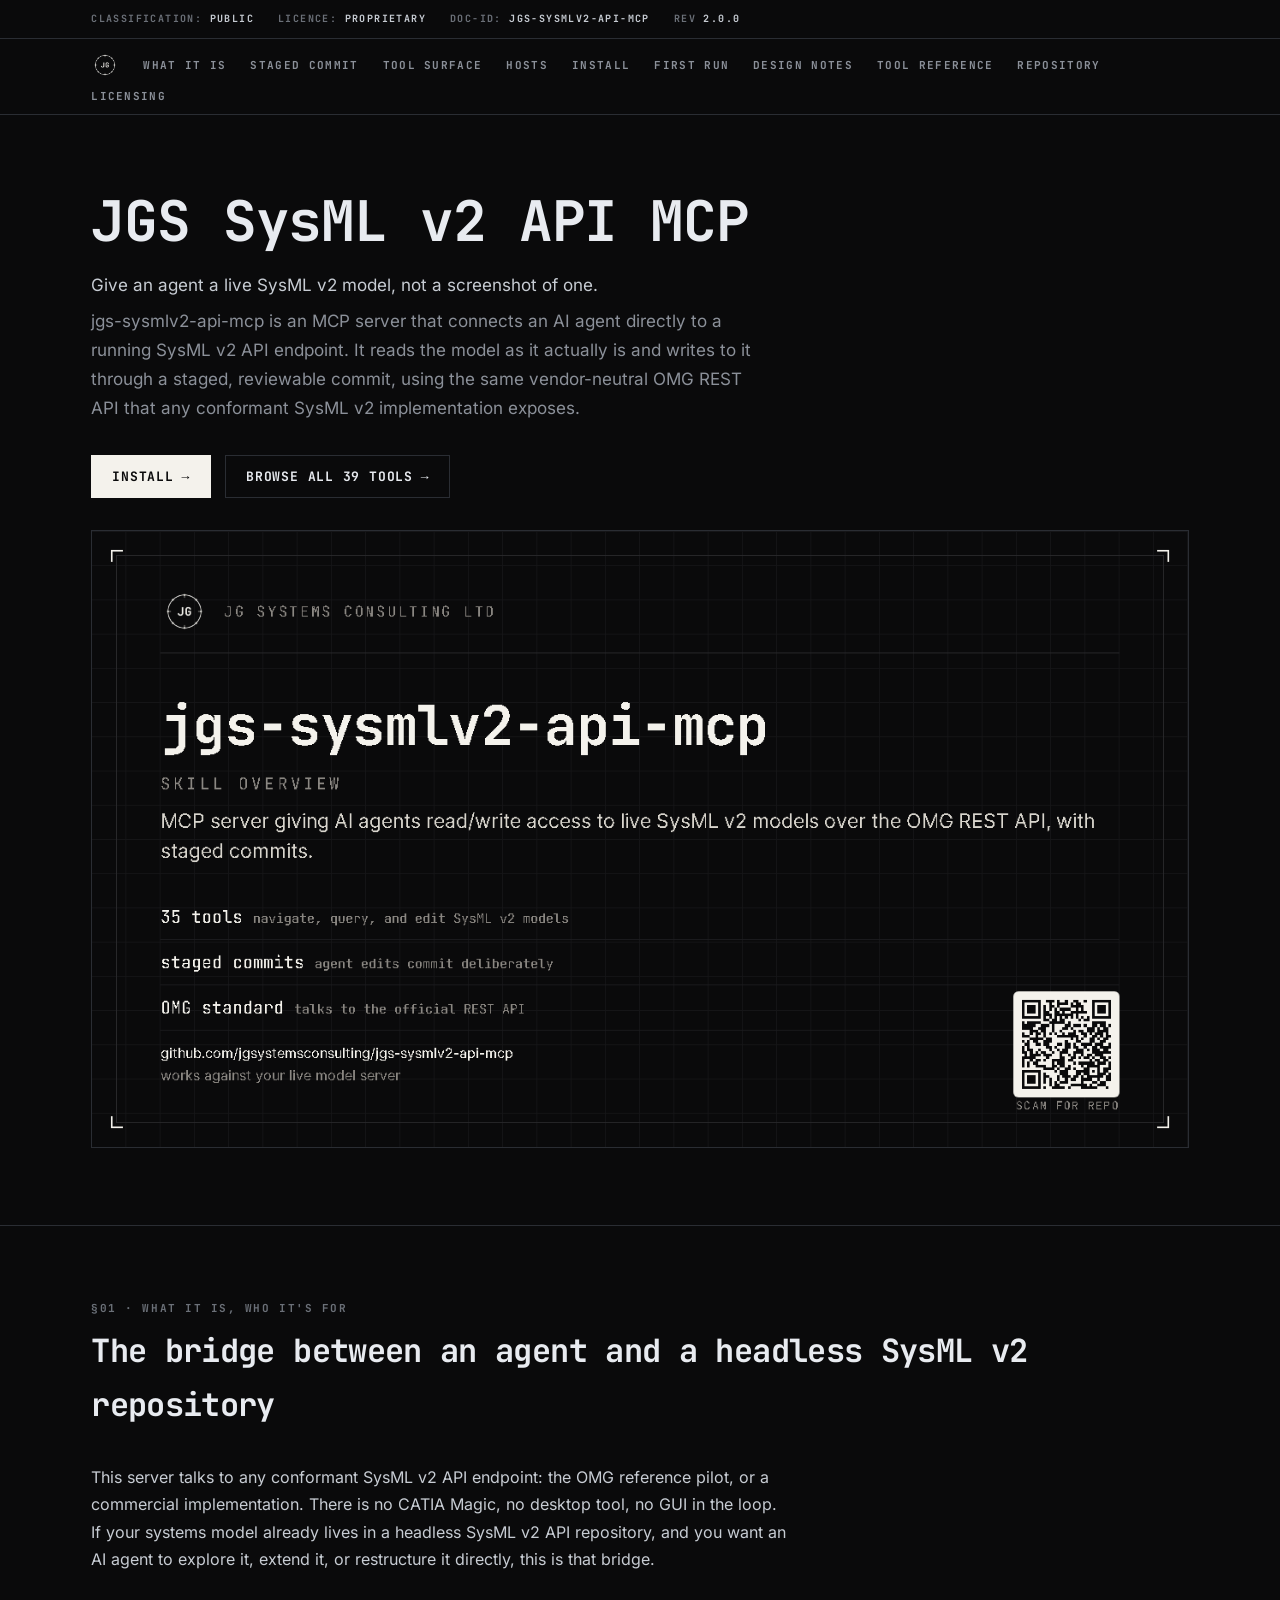
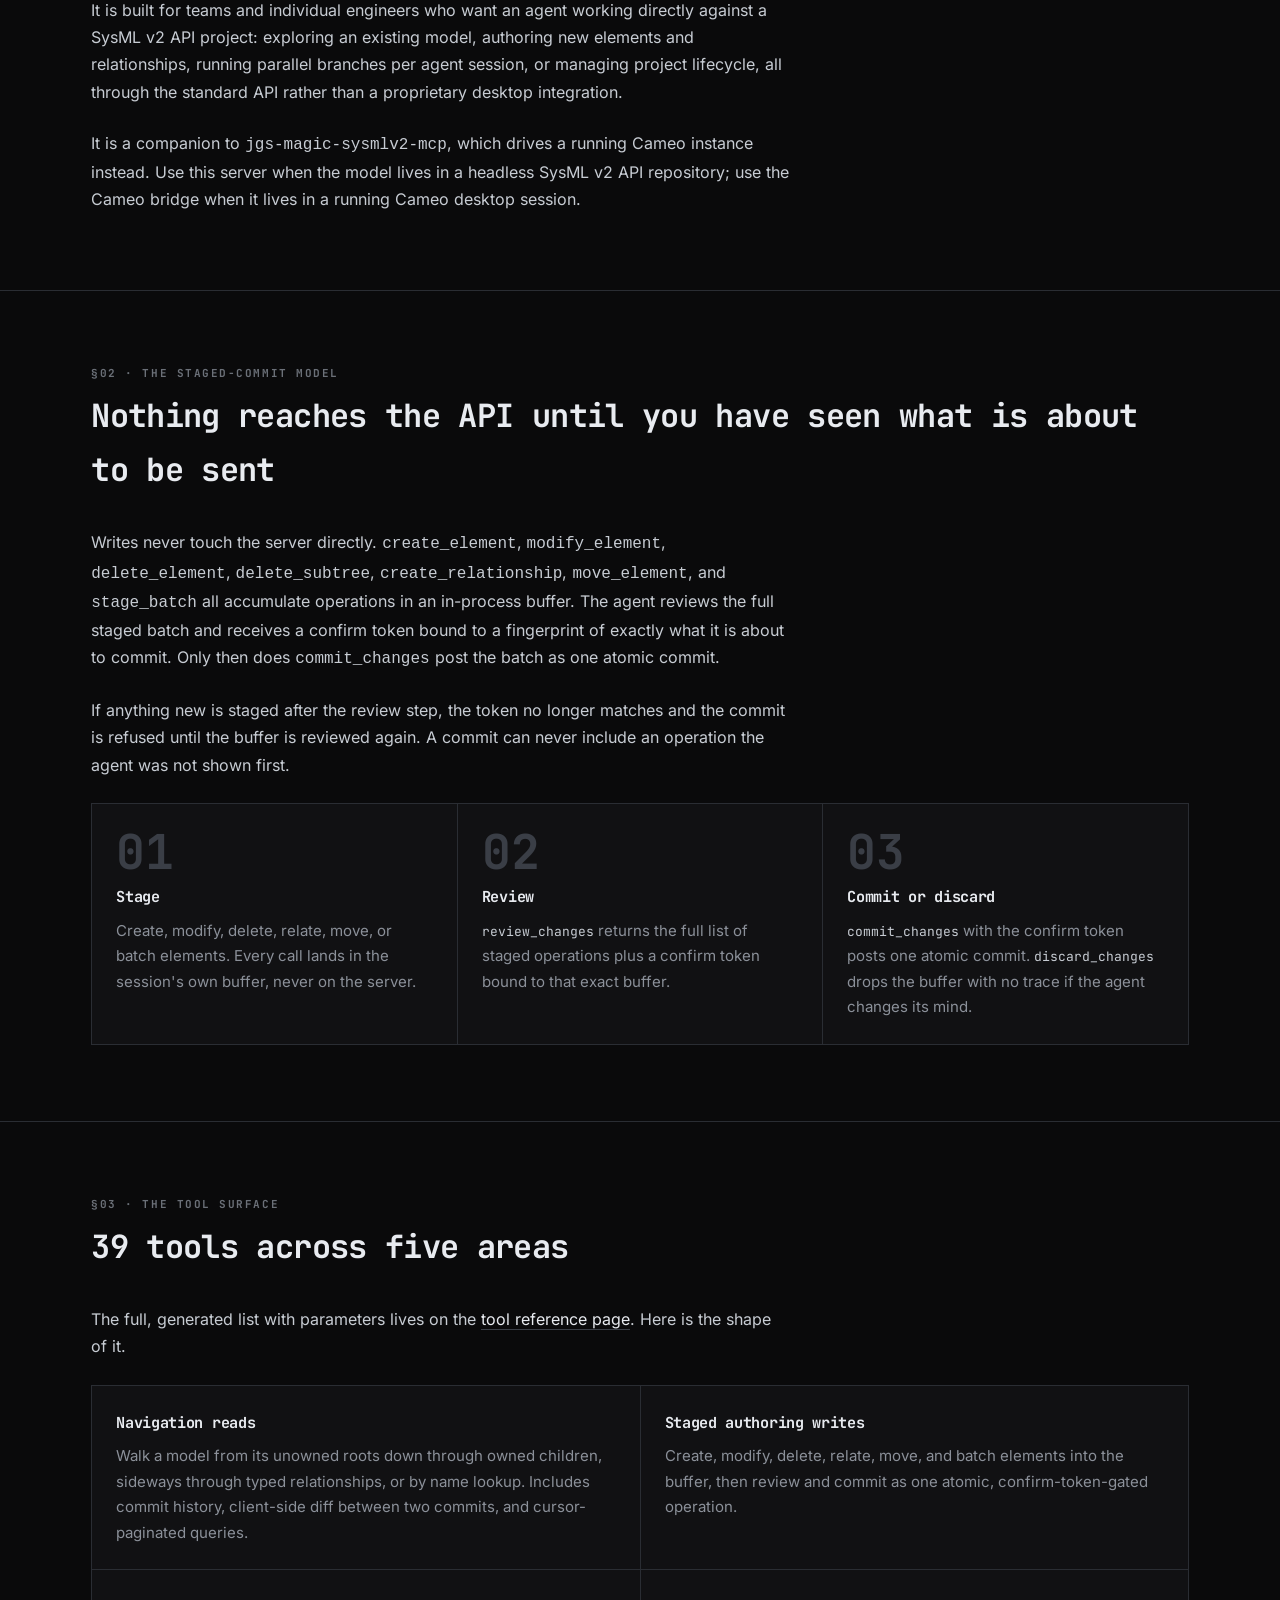
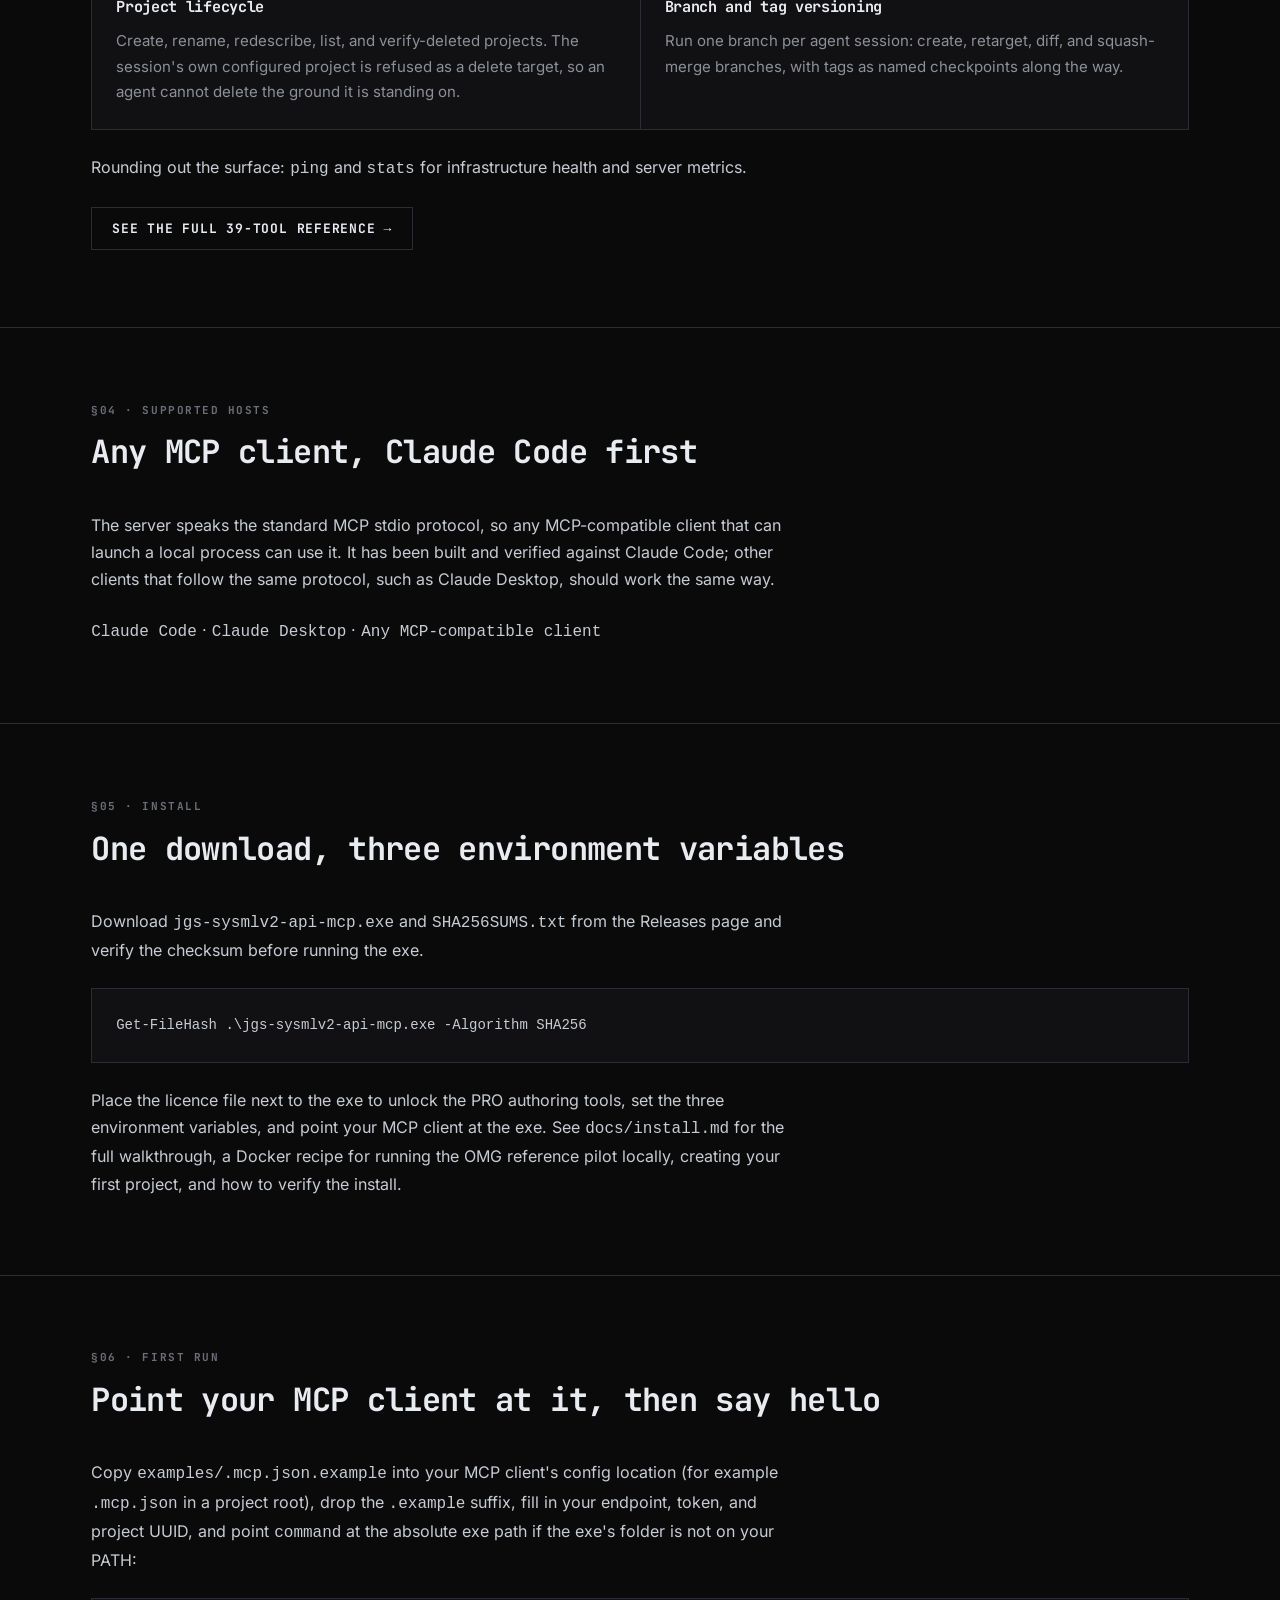
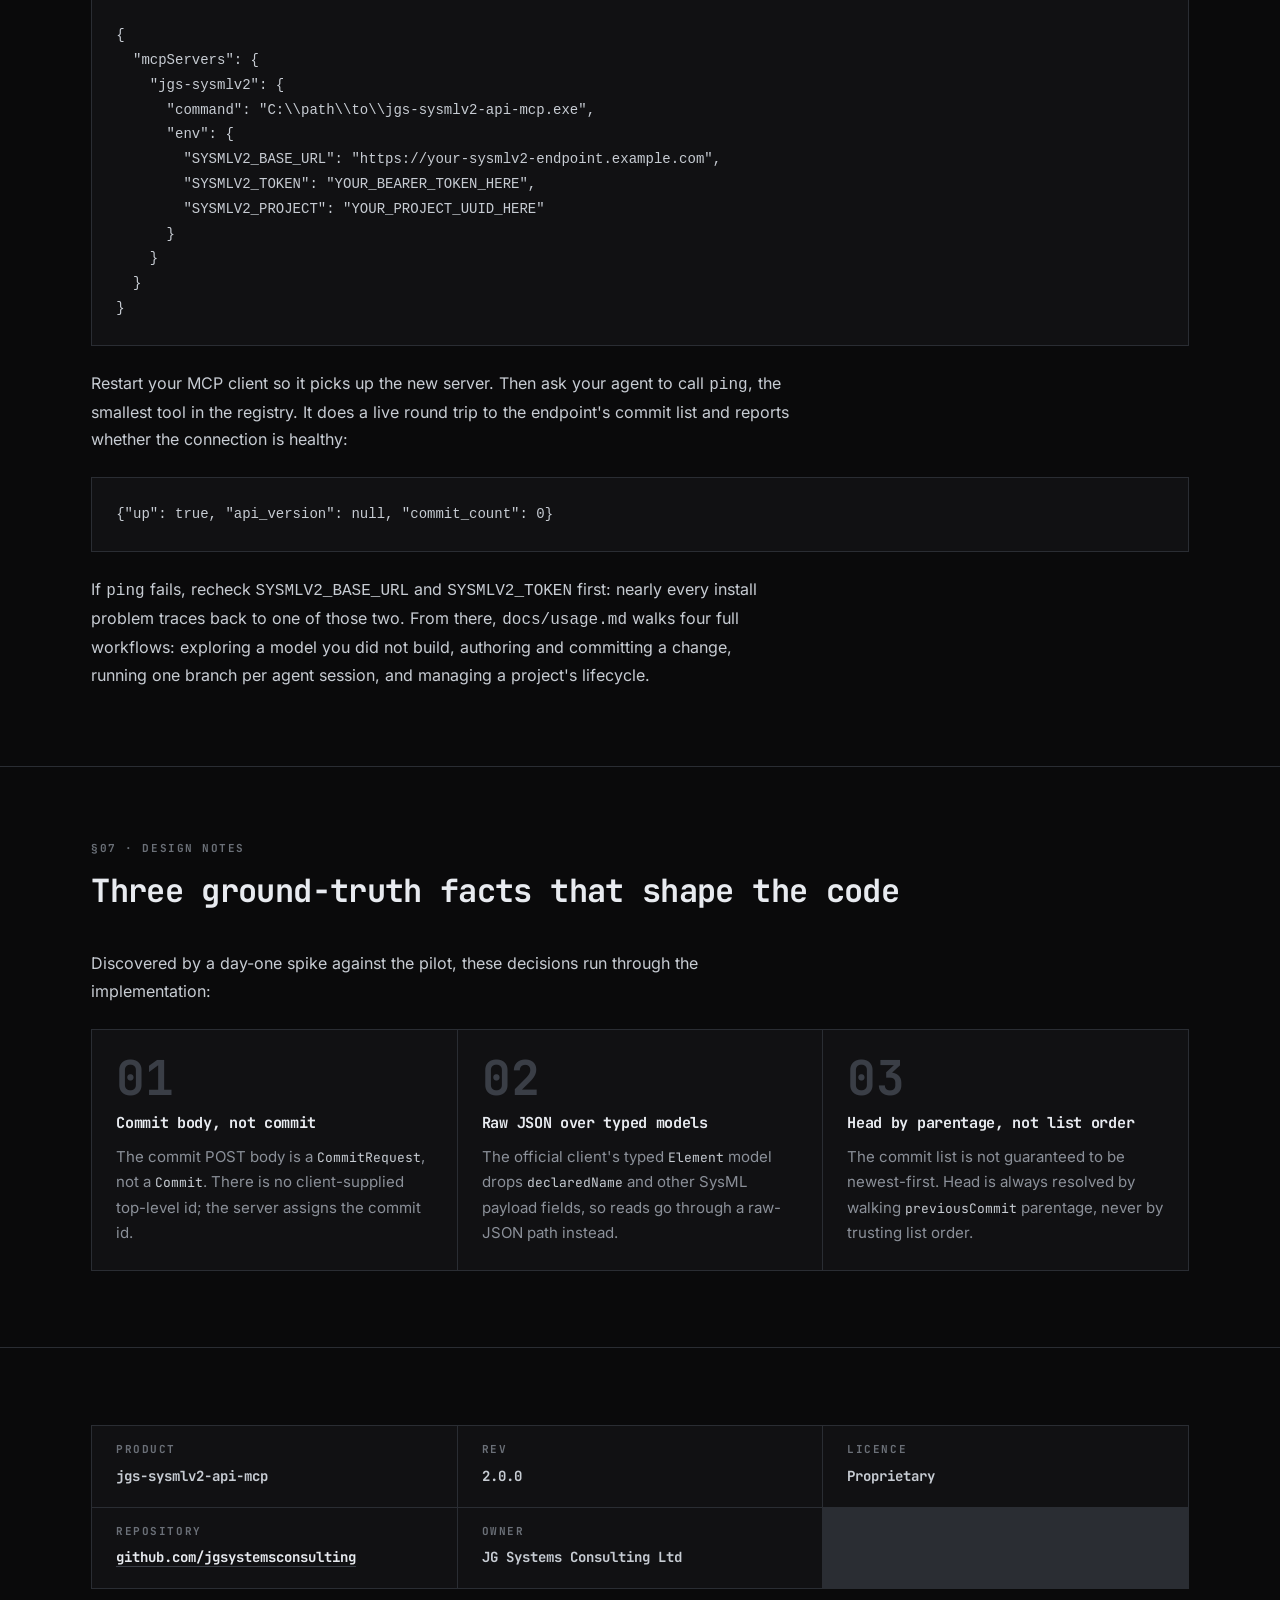
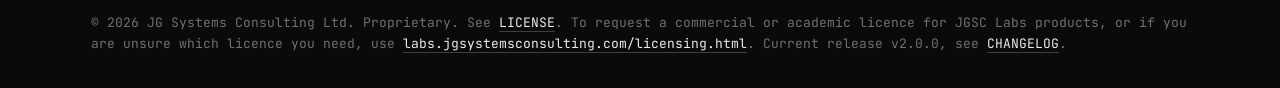
<file: docs/index.html>
<!DOCTYPE html>
<html lang="en">
<head>
<meta charset="utf-8">
<meta name="viewport" content="width=device-width, initial-scale=1">
<meta name="color-scheme" content="dark">
<title>JGS SysML v2 API MCP: SysML v2 API access for AI agents</title>
<meta name="description" content="An MCP server giving AI agents read and write access to a live SysML v2 model through the OMG SysML v2 REST API, with a staged, confirm-token commit model.">
<link rel="canonical" href="https://jgsystemsconsulting.github.io/jgs-sysmlv2-api-mcp/">
<link rel="icon" type="image/svg+xml" href="favicon.svg">
<link rel="stylesheet" href="site.css">
<meta property="og:type" content="website">
<meta property="og:url" content="https://jgsystemsconsulting.github.io/jgs-sysmlv2-api-mcp/">
<meta property="og:title" content="JGS SysML v2 API MCP">
<meta property="og:description" content="An MCP server giving AI agents read and write access to a live SysML v2 model through the OMG SysML v2 REST API, with a staged, confirm-token commit model.">
<meta property="og:image" content="https://jgsystemsconsulting.github.io/jgs-sysmlv2-api-mcp/images/og/og-sysmlv2-api-mcp-1200.jpg">
<meta property="og:image:width" content="1200">
<meta property="og:image:height" content="630">
<meta name="twitter:card" content="summary_large_image">
<meta name="twitter:title" content="JGS SysML v2 API MCP">
<meta name="twitter:description" content="An MCP server giving AI agents read and write access to a live SysML v2 model through the OMG SysML v2 REST API, with a staged, confirm-token commit model.">
<meta name="twitter:image" content="https://jgsystemsconsulting.github.io/jgs-sysmlv2-api-mcp/images/og/og-sysmlv2-api-mcp-1200.jpg">
<script type="application/ld+json">
{
  "@context": "https://schema.org",
  "@type": "SoftwareApplication",
  "name": "JGS SysML v2 API MCP",
  "applicationCategory": "DeveloperApplication",
  "operatingSystem": "Cross-platform (Python 3.11+)",
  "softwareVersion": "2.0.0",
  "description": "An MCP server that gives an AI agent read and write access to a live SysML v2 model through the vendor-neutral OMG SysML v2 REST API, using a staged-commit write model with confirm tokens.",
  "url": "https://jgsystemsconsulting.github.io/jgs-sysmlv2-api-mcp/",
  "codeRepository": "https://github.com/jgsystemsconsulting/jgs-sysmlv2-api-mcp",
  "author": {
    "@type": "Organization",
    "name": "JG Systems Consulting Ltd"
  },
  "license": "https://labs.jgsystemsconsulting.com/licensing.html"
}
</script>
<style>
/* Accessibility hook: skip link is the one element family site.css does not carry. */
.skip-link {
  position: absolute; left: -9999px; top: 0; z-index: 100;
  background: var(--paper); color: var(--paper-ink);
  padding: 12px 20px; font-family: var(--mono); font-weight: 700;
}
.skip-link:focus { left: var(--pad-x); top: 12px; }
</style>
</head>
<body>
<a class="skip-link" href="#main">Skip to content</a>

<header class="masthead"><div class="wrap">
  <span>CLASSIFICATION: <b>PUBLIC</b></span>
  <span>LICENCE: <b>Proprietary</b></span>
  <span>DOC-ID: <b>JGS-SYSMLV2-API-MCP</b></span>
  <span>REV <b>2.0.0</b></span>
</div></header>

<nav class="site" aria-label="Site"><div class="wrap">
  <a class="brand" href="index.html" aria-label="JG Systems Consulting home"><img src="images/jgs-emblem.png" alt="" width="28" height="28"></a>
  <a href="#what-it-is">What it is</a>
  <a href="#staged-commit">Staged commit</a>
  <a href="#tool-surface">Tool surface</a>
  <a href="#hosts">Hosts</a>
  <a href="#install">Install</a>
  <a href="#first-run">First run</a>
  <a href="#design-notes">Design notes</a>
  <a href="tool-reference.html">Tool reference</a>
  <a href="https://github.com/jgsystemsconsulting/jgs-sysmlv2-api-mcp">Repository</a>
  <a href="https://labs.jgsystemsconsulting.com/licensing.html">Licensing</a>
</div></nav>

<main id="main">

<div class="hero"><div class="wrap">
  <h1>JGS SysML v2 API MCP</h1>
  <p>Give an agent a live SysML v2 model, not a screenshot of one.</p>
  <p class="sub">jgs-sysmlv2-api-mcp is an MCP server that connects an AI agent directly to a
  running SysML v2 API endpoint. It reads the model as it actually is and writes to it through a
  staged, reviewable commit, using the same vendor-neutral OMG REST API that any conformant
  SysML v2 implementation exposes.</p>
  <div class="cta">
    <a class="btn btn-primary" href="#install">Install <span aria-hidden="true">&rarr;</span></a>
    <a class="btn btn-ghost" href="tool-reference.html">Browse all 39 tools <span aria-hidden="true">&rarr;</span></a>
  </div>
  <img src="title-card.png" width="1280" height="720"
       alt="Skill-overview title card for jgs-sysmlv2-api-mcp: MCP server giving AI agents read/write access to live SysML v2 models over the OMG REST API, with staged commits."
       style="display:block;max-width:100%;height:auto;border:1px solid var(--line);margin-top:2rem">
</div></div>

<section id="what-it-is"><div class="wrap">
  <div class="shead"><span class="label">&sect;01 &middot; What it is, who it's for</span><h2>The bridge between an agent and a headless SysML v2 repository</h2></div>
  <p class="lead">This server talks to any conformant SysML v2 API endpoint: the OMG reference
  pilot, or a commercial implementation. There is no CATIA Magic, no desktop tool, no GUI in the
  loop. If your systems model already lives in a headless SysML v2 API repository, and you want
  an AI agent to explore it, extend it, or restructure it directly, this is that bridge.</p>
  <p class="lead" style="margin-top:1.5rem">It is built for teams and individual engineers who want an agent working
  directly against a SysML v2 API project: exploring an existing model, authoring new elements
  and relationships, running parallel branches per agent session, or managing project lifecycle,
  all through the standard API rather than a proprietary desktop integration.</p>
  <p class="lead" style="margin-top:1.5rem">It is a companion to <code>jgs-magic-sysmlv2-mcp</code>, which drives a running
  Cameo instance instead. Use this server when the model lives in a headless SysML v2 API
  repository; use the Cameo bridge when it lives in a running Cameo desktop session.</p>
</div></section>

<section id="staged-commit"><div class="wrap">
  <div class="shead"><span class="label">&sect;02 &middot; The staged-commit model</span><h2>Nothing reaches the API until you have seen what is about to be sent</h2></div>
  <p class="lead">Writes never touch the server directly. <code>create_element</code>,
  <code>modify_element</code>, <code>delete_element</code>, <code>delete_subtree</code>,
  <code>create_relationship</code>, <code>move_element</code>, and <code>stage_batch</code> all
  accumulate operations in an in-process buffer. The agent reviews the full staged batch and
  receives a confirm token bound to a fingerprint of exactly what it is about to commit. Only
  then does <code>commit_changes</code> post the batch as one atomic commit.</p>
  <p class="lead" style="margin-top:1.5rem">If anything new is staged after the review step, the token no longer matches
  and the commit is refused until the buffer is reviewed again. A commit can never include an
  operation the agent was not shown first.</p>
  <div class="grid g3" style="margin-top:1.5rem">
    <div class="cell"><span class="num">01</span><h3>Stage</h3><p>Create, modify, delete, relate, move, or batch elements. Every call lands in the
    session's own buffer, never on the server.</p></div>
    <div class="cell"><span class="num">02</span><h3>Review</h3><p><code>review_changes</code> returns the full list of staged operations plus a confirm
    token bound to that exact buffer.</p></div>
    <div class="cell"><span class="num">03</span><h3>Commit or discard</h3><p><code>commit_changes</code> with the confirm token posts one atomic commit.
    <code>discard_changes</code> drops the buffer with no trace if the agent changes its
    mind.</p></div>
  </div>
</div></section>

<section id="tool-surface"><div class="wrap">
  <div class="shead"><span class="label">&sect;03 &middot; The tool surface</span><h2>39 tools across five areas</h2></div>
  <p class="lead">The full, generated list with parameters lives on the
  <a href="tool-reference.html">tool reference page</a>. Here is the shape of it.</p>
  <div class="grid g2" style="margin-top:1.5rem">
    <div class="cell">
      <h3>Navigation reads</h3>
      <p>Walk a model from its unowned roots down through owned children, sideways through
      typed relationships, or by name lookup. Includes commit history, client-side diff between
      two commits, and cursor-paginated queries.</p>
    </div>
    <div class="cell">
      <h3>Staged authoring writes</h3>
      <p>Create, modify, delete, relate, move, and batch elements into the buffer, then review
      and commit as one atomic, confirm-token-gated operation.</p>
    </div>
    <div class="cell">
      <h3>Project lifecycle</h3>
      <p>Create, rename, redescribe, list, and verify-deleted projects. The session's own
      configured project is refused as a delete target, so an agent cannot delete the ground it
      is standing on.</p>
    </div>
    <div class="cell">
      <h3>Branch and tag versioning</h3>
      <p>Run one branch per agent session: create, retarget, diff, and squash-merge branches,
      with tags as named checkpoints along the way.</p>
    </div>
  </div>
  <p class="lead" style="margin-top:1.5rem">Rounding out the surface: <code>ping</code> and
  <code>stats</code> for infrastructure health and server metrics.</p>
  <p style="margin-top:1.5rem"><a class="btn btn-ghost" href="tool-reference.html">See the full 39-tool reference <span aria-hidden="true">&rarr;</span></a></p>
</div></section>

<section id="hosts"><div class="wrap">
  <div class="shead"><span class="label">&sect;04 &middot; Supported hosts</span><h2>Any MCP client, Claude Code first</h2></div>
  <p class="lead">The server speaks the standard MCP stdio protocol, so any MCP-compatible
  client that can launch a local process can use it. It has been built and verified against
  Claude Code; other clients that follow the same protocol, such as Claude Desktop, should work
  the same way.</p>
  <p class="lead" style="margin-top:1.5rem"><code>Claude Code</code> &middot; <code>Claude Desktop</code> &middot; <code>Any MCP-compatible client</code></p>
</div></section>

<section id="install"><div class="wrap">
  <div class="shead"><span class="label">&sect;05 &middot; Install</span><h2>One download, three environment variables</h2></div>
  <p class="lead">Download <code>jgs-sysmlv2-api-mcp.exe</code> and
  <code>SHA256SUMS.txt</code> from the Releases page and verify the checksum
  before running the exe.</p>
  <div class="sheet" style="margin-top:1.5rem"><pre><code>Get-FileHash .\jgs-sysmlv2-api-mcp.exe -Algorithm SHA256</code></pre></div>
  <p class="lead" style="margin-top:1.5rem">Place the licence file next to the exe to unlock the PRO
  authoring tools, set the three environment variables, and point your MCP
  client at the exe. See <code>docs/install.md</code> for the full
  walkthrough, a Docker recipe for running the OMG reference pilot locally,
  creating your first project, and how to verify the install.</p>
</div></section>

<section id="first-run"><div class="wrap">
  <div class="shead"><span class="label">&sect;06 &middot; First run</span><h2>Point your MCP client at it, then say hello</h2></div>
  <p class="lead">Copy <code>examples/.mcp.json.example</code> into your MCP client's config
  location (for example <code>.mcp.json</code> in a project root), drop the <code>.example</code>
  suffix, fill in your endpoint, token, and project UUID, and point
  <code>command</code> at the absolute exe path if the exe's folder is not on
  your PATH:</p>
  <div class="sheet" style="margin-top:1.5rem"><pre><code>{
  "mcpServers": {
    "jgs-sysmlv2": {
      "command": "C:\\path\\to\\jgs-sysmlv2-api-mcp.exe",
      "env": {
        "SYSMLV2_BASE_URL": "https://your-sysmlv2-endpoint.example.com",
        "SYSMLV2_TOKEN": "YOUR_BEARER_TOKEN_HERE",
        "SYSMLV2_PROJECT": "YOUR_PROJECT_UUID_HERE"
      }
    }
  }
}</code></pre></div>
  <p class="lead" style="margin-top:1.5rem">Restart your MCP client so it picks up the new server. Then ask your agent to
  call <code>ping</code>, the smallest tool in the registry. It does a live round trip to the
  endpoint's commit list and reports whether the connection is healthy:</p>
  <div class="sheet" style="margin-top:1.5rem"><pre><code>{"up": true, "api_version": null, "commit_count": 0}</code></pre></div>
  <p class="lead" style="margin-top:1.5rem">If <code>ping</code> fails, recheck <code>SYSMLV2_BASE_URL</code> and
  <code>SYSMLV2_TOKEN</code> first: nearly every install problem traces back to one of those
  two. From there, <code>docs/usage.md</code> walks four full workflows: exploring a model you
  did not build, authoring and committing a change, running one branch per agent session, and
  managing a project's lifecycle.</p>
</div></section>

<section id="design-notes"><div class="wrap">
  <div class="shead"><span class="label">&sect;07 &middot; Design notes</span><h2>Three ground-truth facts that shape the code</h2></div>
  <p class="lead">Discovered by a day-one spike against the pilot, these decisions run through
  the implementation:</p>
  <div class="grid g3" style="margin-top:1.5rem">
    <div class="cell">
      <span class="num">01</span>
      <h3>Commit body, not commit</h3>
      <p>The commit POST body is a <code>CommitRequest</code>, not a <code>Commit</code>. There
      is no client-supplied top-level id; the server assigns the commit id.</p>
    </div>
    <div class="cell">
      <span class="num">02</span>
      <h3>Raw JSON over typed models</h3>
      <p>The official client's typed <code>Element</code> model drops <code>declaredName</code>
      and other SysML payload fields, so reads go through a raw-JSON path instead.</p>
    </div>
    <div class="cell">
      <span class="num">03</span>
      <h3>Head by parentage, not list order</h3>
      <p>The commit list is not guaranteed to be newest-first. Head is always resolved by
      walking <code>previousCommit</code> parentage, never by trusting list order.</p>
    </div>
  </div>
</div></section>

</main>

<footer><div class="wrap">
  <div class="tblock">
    <div><span class="label">Product</span><b>jgs-sysmlv2-api-mcp</b></div>
    <div><span class="label">Rev</span><b>2.0.0</b></div>
    <div><span class="label">Licence</span><b>Proprietary</b></div>
    <div><span class="label">Repository</span><b><a href="https://github.com/jgsystemsconsulting/jgs-sysmlv2-api-mcp">github.com/jgsystemsconsulting</a></b></div>
    <div><span class="label">Owner</span><b>JG Systems Consulting Ltd</b></div>
  </div>
  <p class="foot-note">&copy; 2026 JG Systems Consulting Ltd. Proprietary. See
  <a href="https://github.com/jgsystemsconsulting/jgs-sysmlv2-api-mcp/blob/master/LICENSE">LICENSE</a>.
  To request a commercial or academic licence for JGSC Labs products, or if you are unsure which
  licence you need, use <a href="https://labs.jgsystemsconsulting.com/licensing.html">labs.jgsystemsconsulting.com/licensing.html</a>.
  Current release v2.0.0, see
  <a href="https://github.com/jgsystemsconsulting/jgs-sysmlv2-api-mcp/blob/master/CHANGELOG.md">CHANGELOG</a>.</p>
</div></footer>

</body>
</html>
</file>
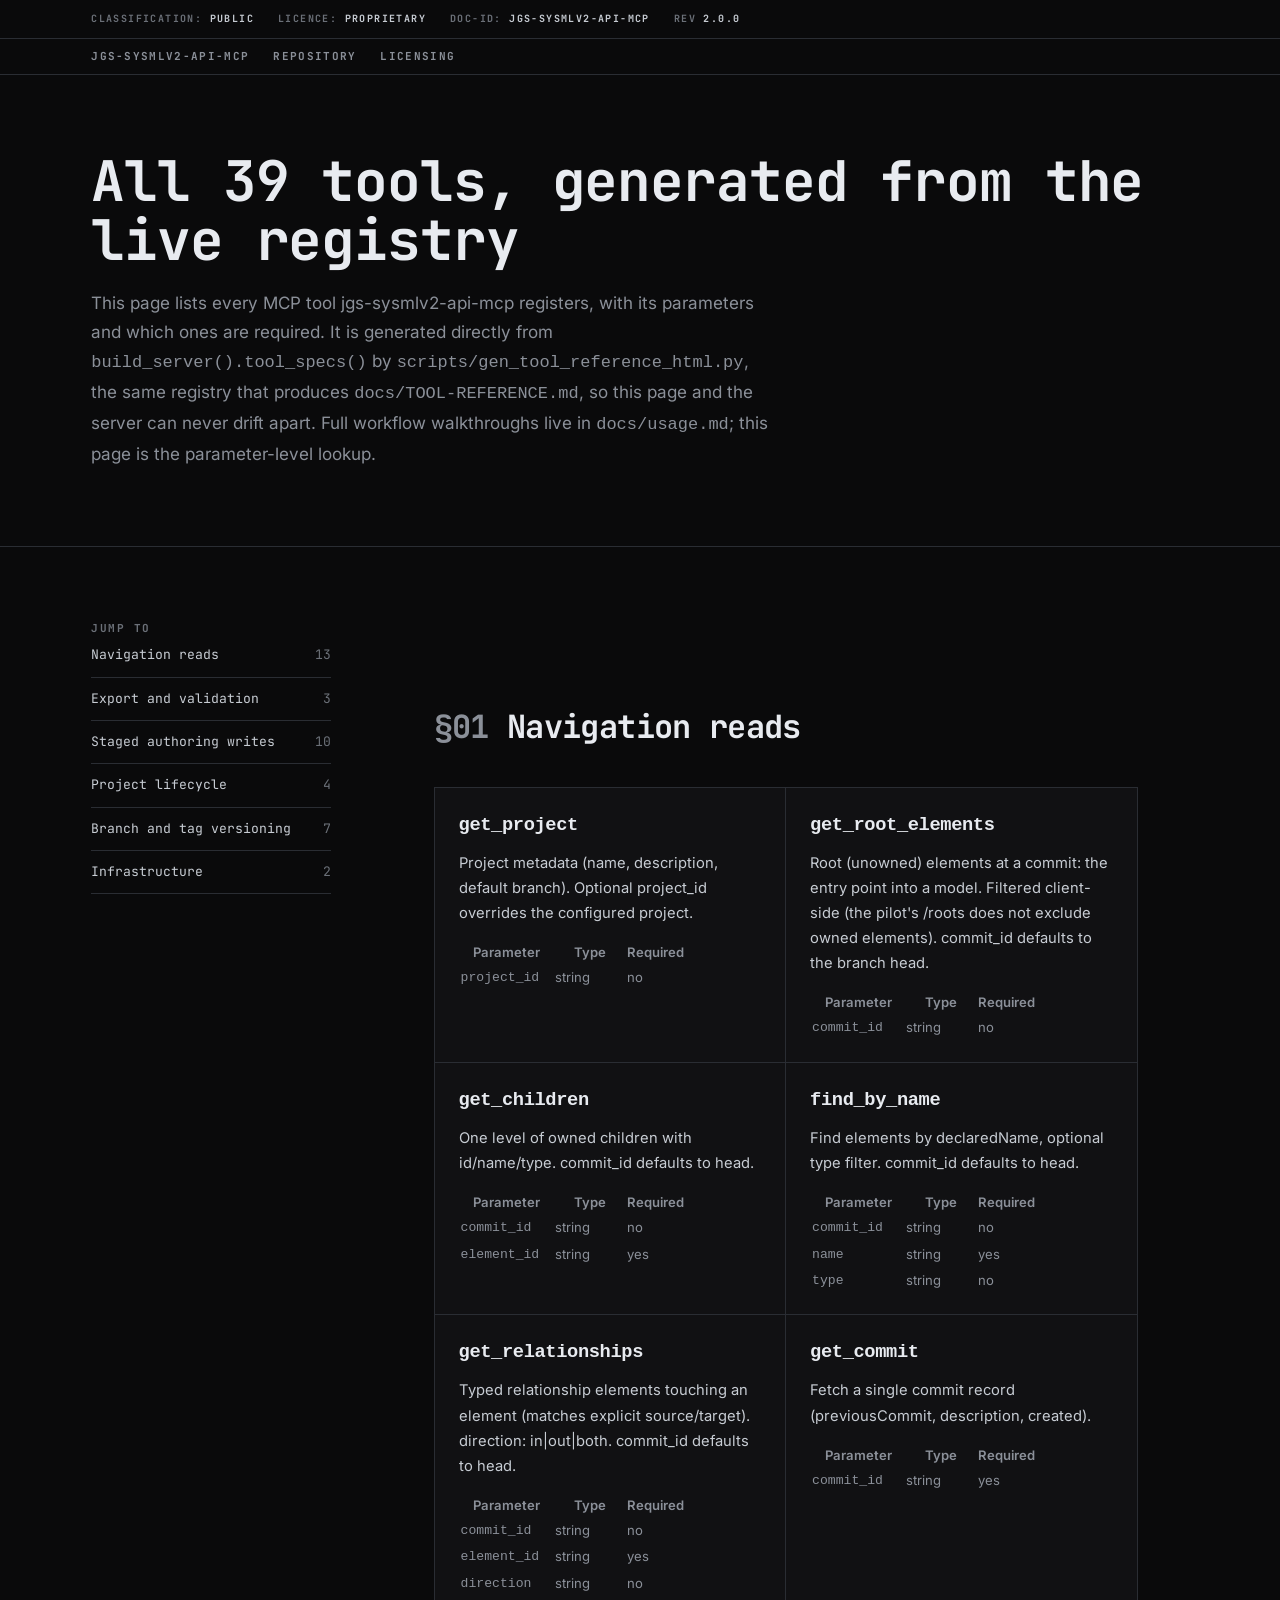
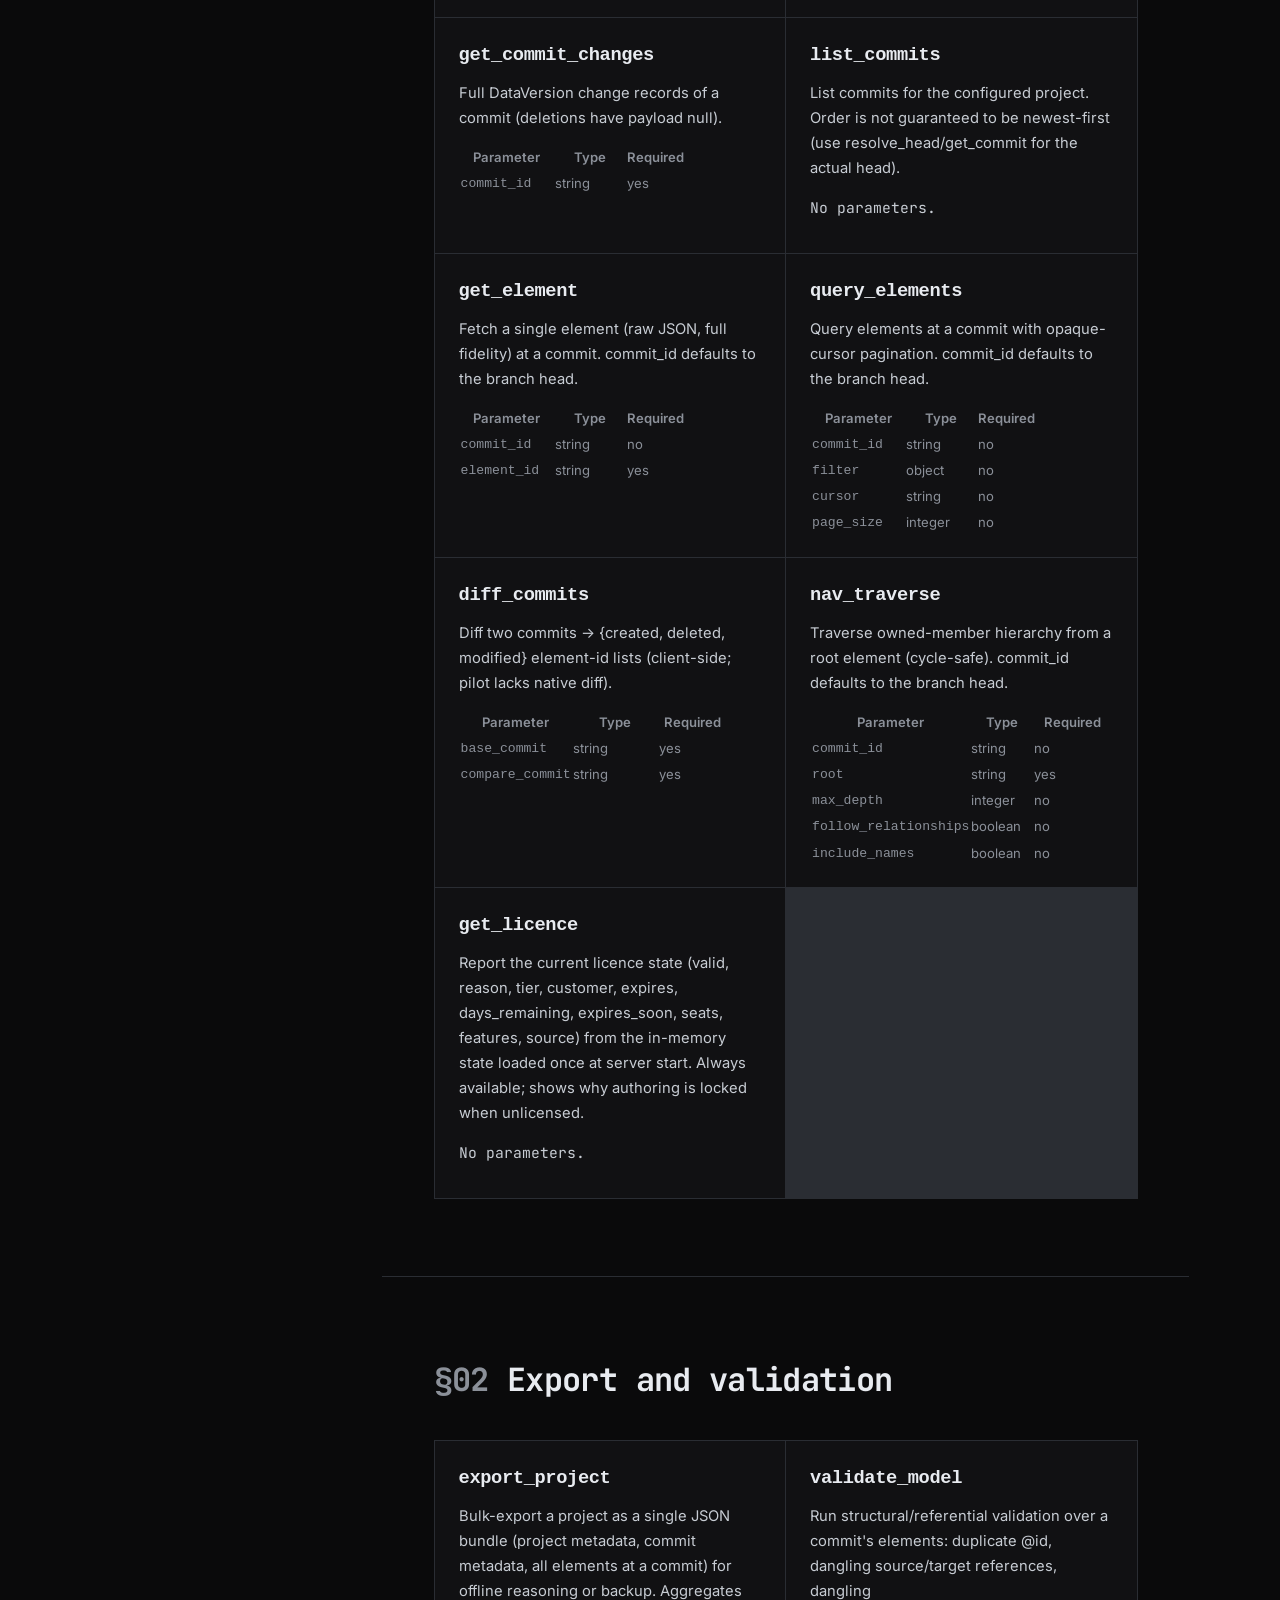
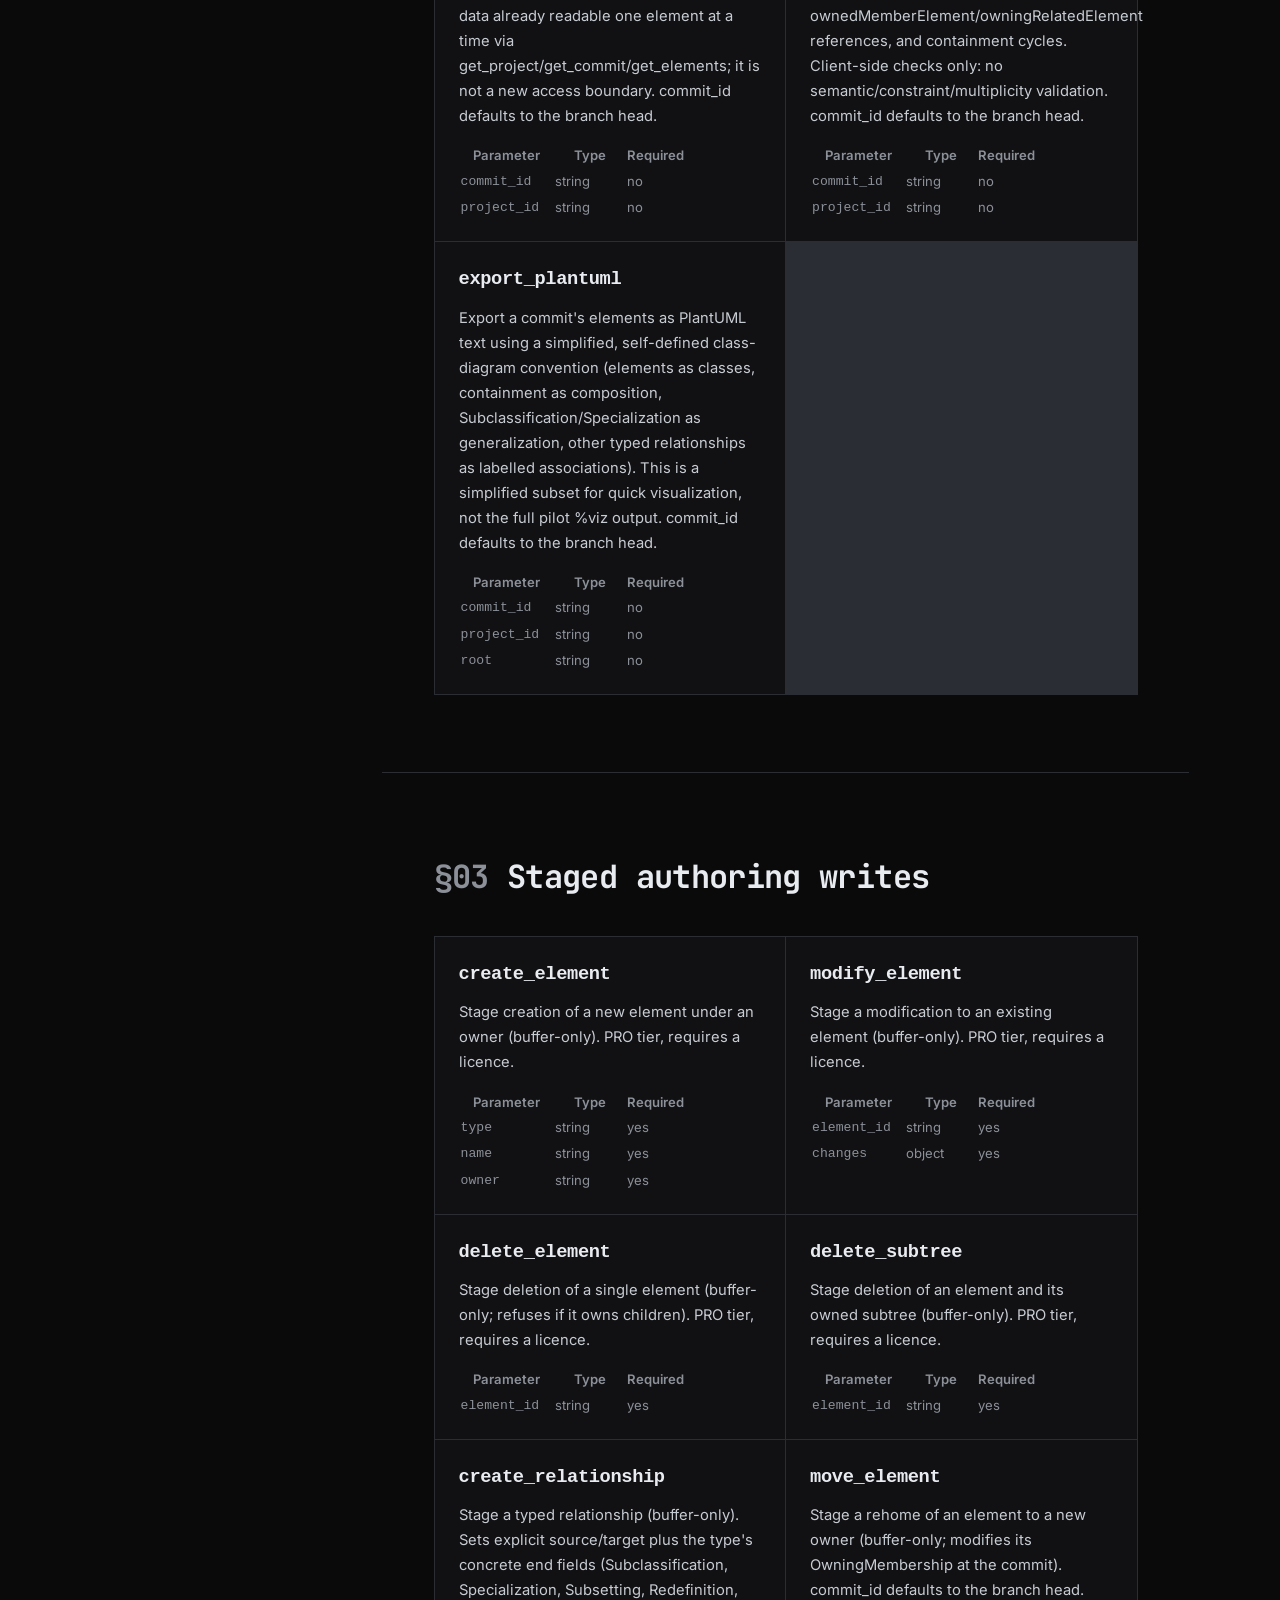
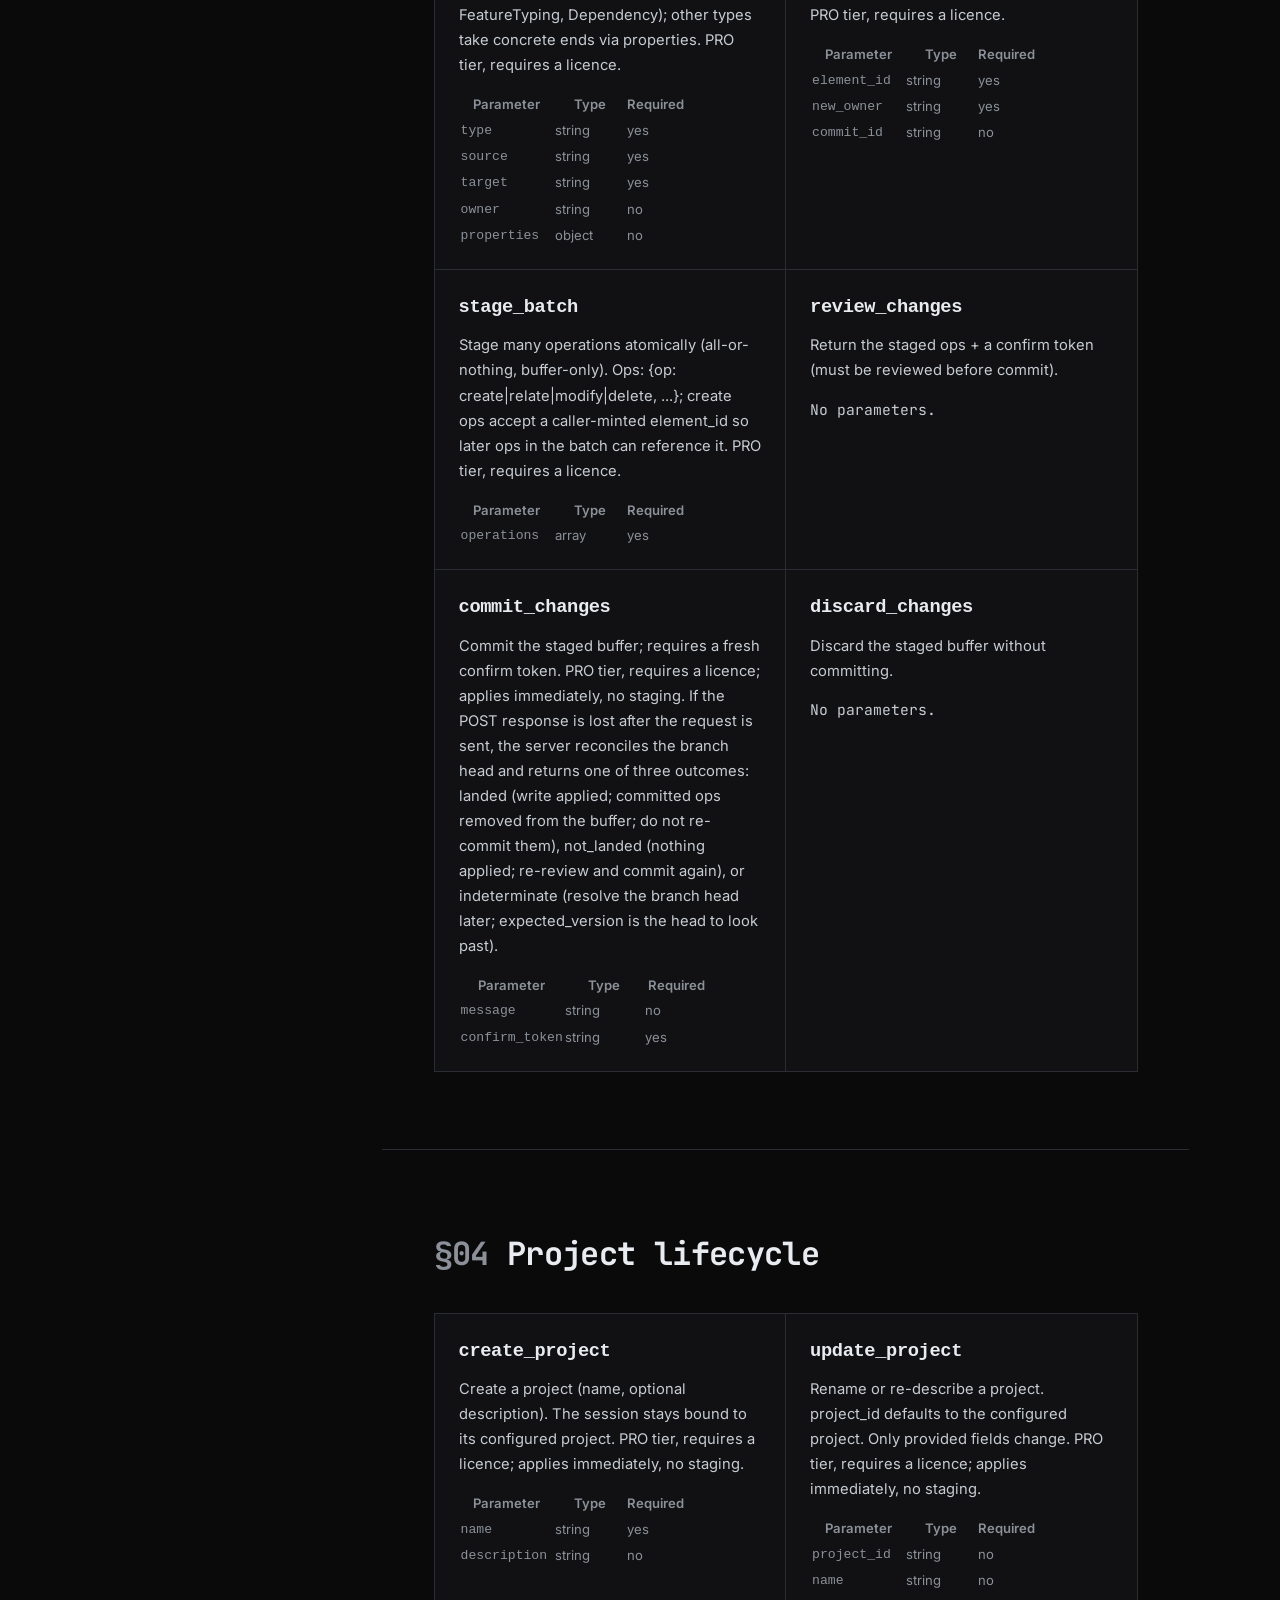
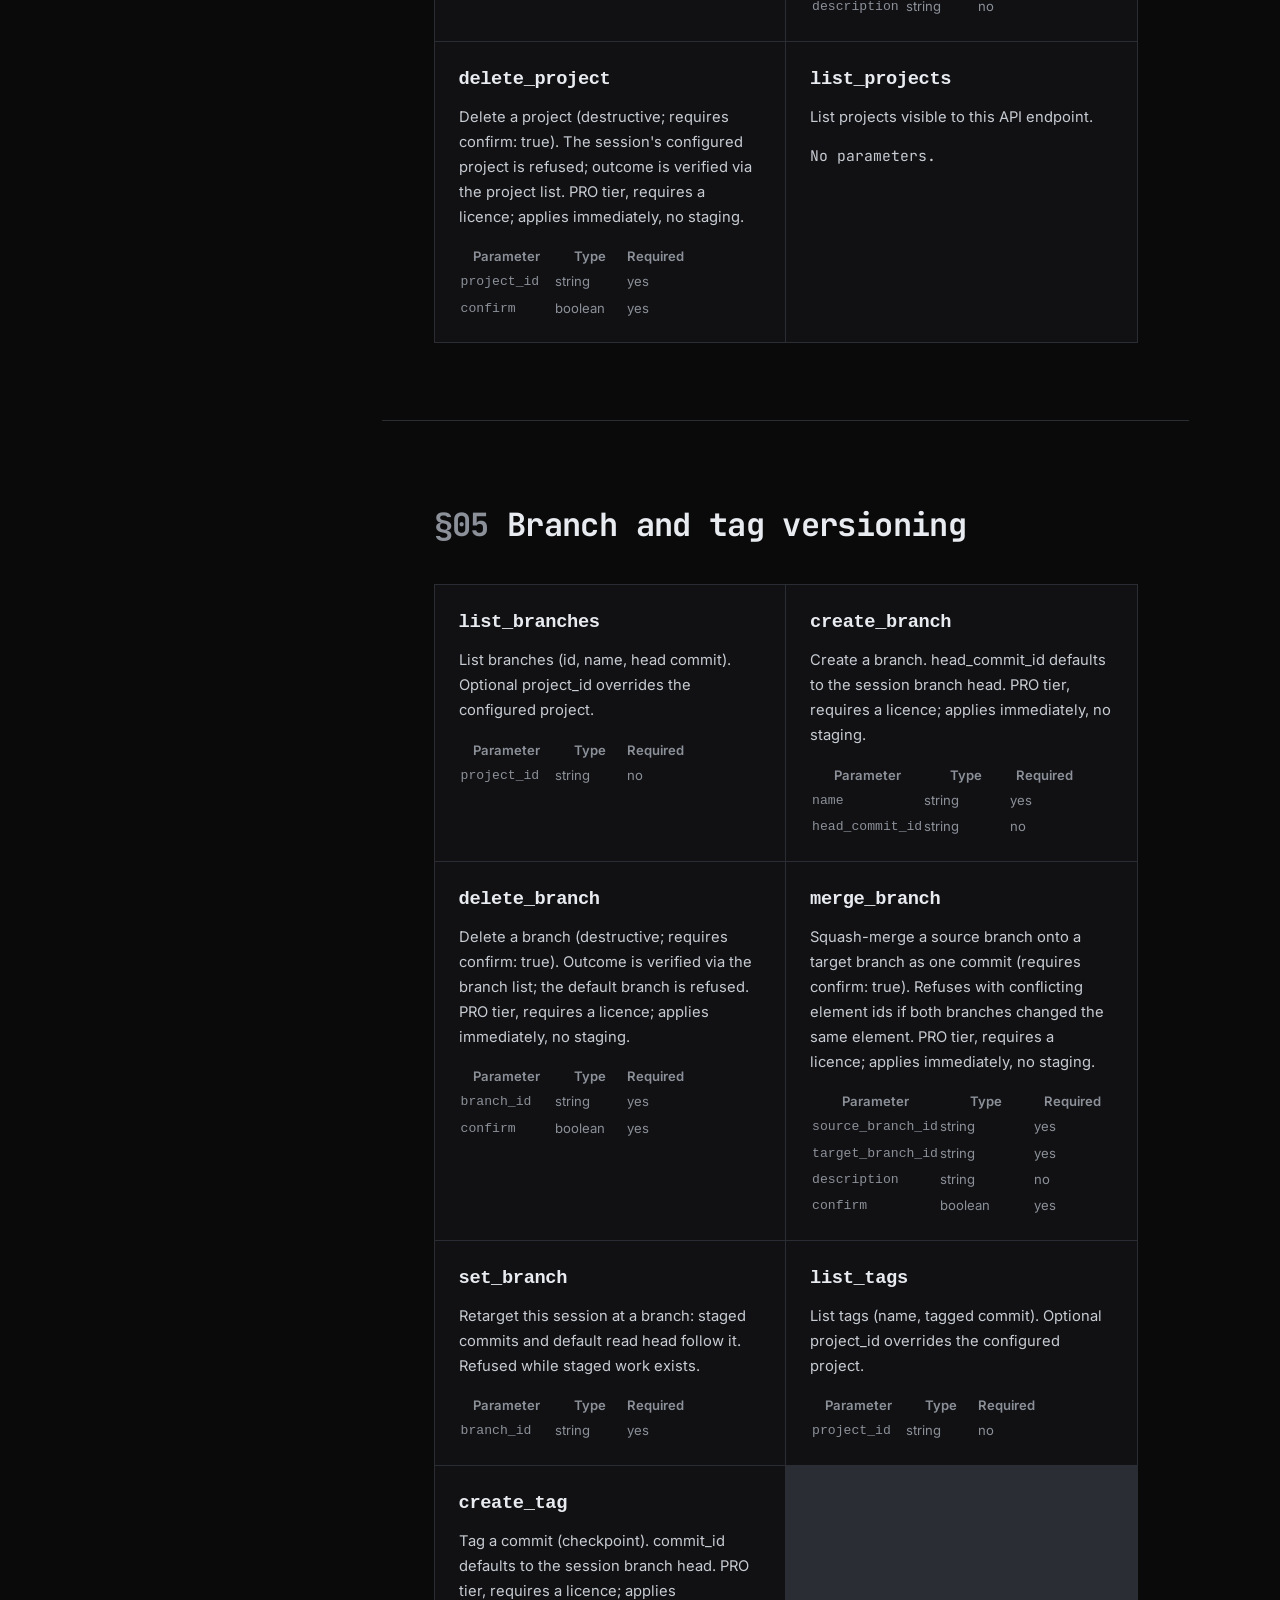
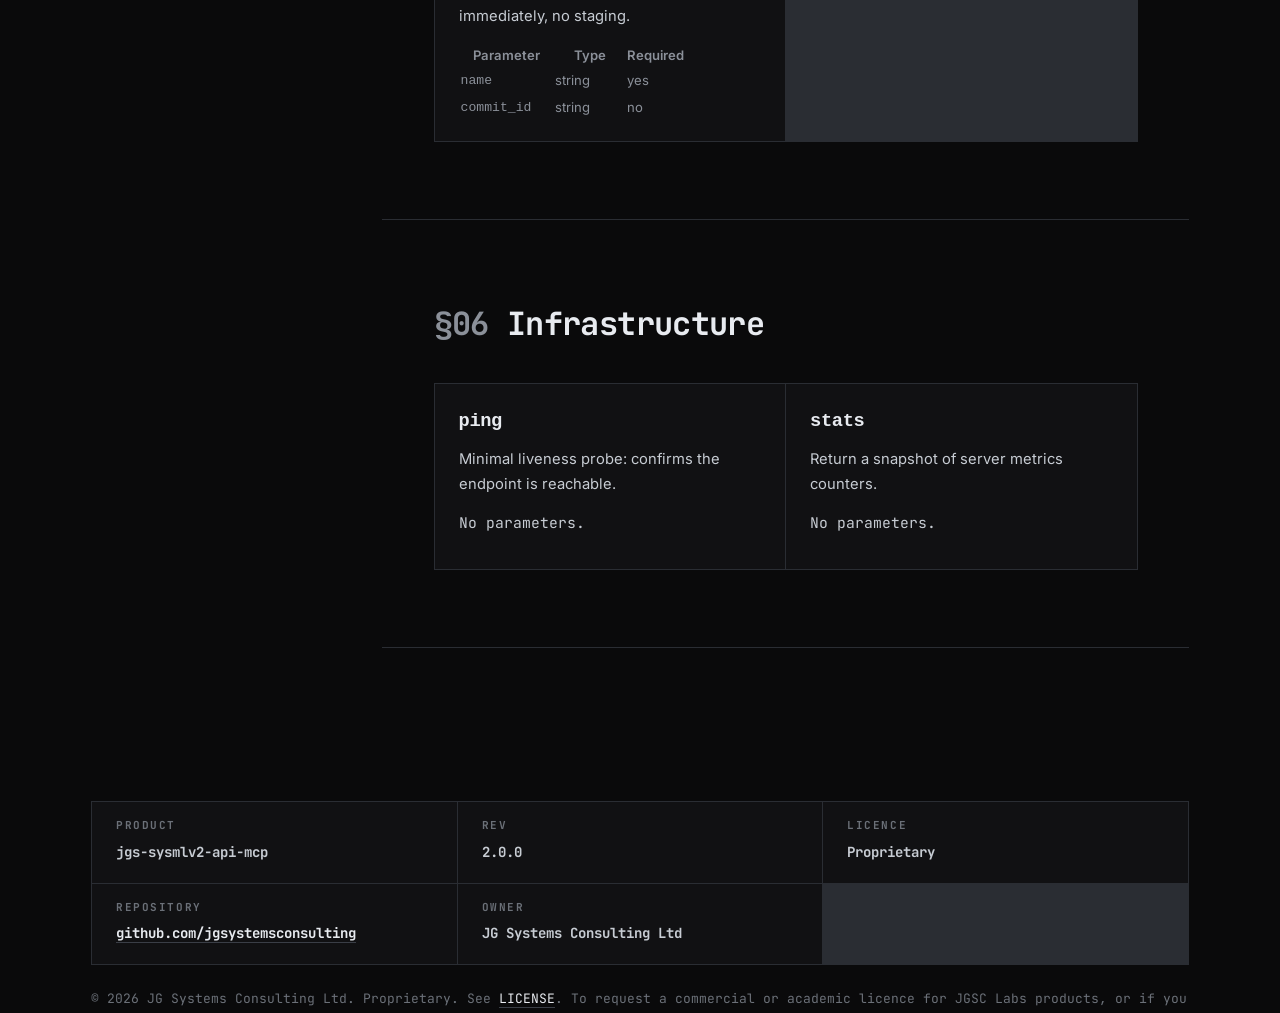
<file: docs/tool-reference.html>
<!DOCTYPE html>
<html lang="en">
<head>
<meta charset="utf-8">
<meta name="viewport" content="width=device-width, initial-scale=1">
<meta name="color-scheme" content="dark">
<link rel="icon" type="image/svg+xml" href="favicon.svg">
<link rel="stylesheet" href="site.css">
<title>Tool Reference: jgs-sysmlv2-api-mcp, all 39 MCP Tools</title>
<meta name="description" content="Browsable reference for all 39 MCP tools in jgs-sysmlv2-api-mcp: parameters, required fields, and grouping by navigation, authoring, lifecycle, and versioning.">
<link rel="canonical" href="https://jgsystemsconsulting.github.io/jgs-sysmlv2-api-mcp/tool-reference.html">
<meta property="og:type" content="website">
<meta property="og:title" content="Tool Reference: jgs-sysmlv2-api-mcp">
<meta property="og:description" content="Browsable reference for all 39 MCP tools: parameters, required fields, and grouping by navigation, authoring, lifecycle, and versioning.">
<meta property="og:url" content="https://jgsystemsconsulting.github.io/jgs-sysmlv2-api-mcp/tool-reference.html">
<meta name="twitter:card" content="summary">
<meta name="twitter:title" content="Tool Reference: jgs-sysmlv2-api-mcp">
<meta name="twitter:description" content="Browsable reference for all 39 MCP tools: parameters, required fields, and grouping by navigation, authoring, lifecycle, and versioning.">
<style>
/* Tool-reference-only rules: what docs/tool-reference.html needs beyond the
   family docs/site.css. Inlined as __CSS__ by scripts/gen_tool_reference_html.py. */
.skip-link {
  position: absolute; left: -9999px; top: 0; z-index: 100;
  background: var(--paper); color: var(--paper-ink);
  padding: 12px 20px; font-family: var(--mono); font-weight: 700;
}
.skip-link:focus { left: var(--pad-x); top: 12px; }
section { scroll-margin-top: 20px; }

.layout {
  display: grid; grid-template-columns: 240px minmax(0, 1fr);
  gap: var(--pad-x); align-items: start;
  padding-top: var(--pad-section); padding-bottom: var(--pad-section);
}
.toc { position: sticky; top: 24px; }
.toc ul { list-style: none; margin: 0; padding: 0; }
.toc li { border-bottom: 1px solid var(--line); }
.toc a {
  display: flex; justify-content: space-between; gap: 8px;
  padding: 10px 0; border-bottom: 0; text-decoration: none;
  color: var(--text); font-family: var(--mono); font-size: 0.82rem;
}
.toc a:hover { color: var(--text-hi); }
.nav-count { color: var(--mute); }

.sec-num { color: var(--mute-2); }
.tool-grid { display: grid; grid-template-columns: repeat(2, minmax(0, 1fr)); gap: 1px; background: var(--line); border: 1px solid var(--line); }
.tool-card { background: var(--ink-2); padding: 20px 24px; scroll-margin-top: 20px; min-width: 0; }
.tool-card h3 { margin-bottom: 0.5em; }
.tool-card p { margin: 0 0 0.9em; color: var(--text); font-size: 0.92rem; }
table.params { font-size: 0.82rem; table-layout: fixed; }
table.params td, table.params th { overflow-wrap: break-word; }
table.params td:first-child, table.params th:first-child { width: 42%; }
table.params td:nth-child(3), table.params th:nth-child(3) { width: 26%; white-space: nowrap; }
.no-params { color: var(--mute); font-family: var(--mono); font-size: 0.8rem; margin: 0; }

@media (max-width: 860px) {
  .tool-grid { grid-template-columns: minmax(0, 1fr); }
  .layout { grid-template-columns: minmax(0, 1fr); }
  .toc { position: static; }
}

</style>
</head>
<body>
<a class="skip-link" href="#main">Skip to content</a>

<header class="masthead"><div class="wrap">
  <span>CLASSIFICATION: <b>PUBLIC</b></span>
  <span>LICENCE: <b>Proprietary</b></span>
  <span>DOC-ID: <b>JGS-SYSMLV2-API-MCP</b></span>
  <span>REV <b>2.0.0</b></span>
</div></header>

<nav class="site" aria-label="Site"><div class="wrap">
  <a href="index.html">jgs-sysmlv2-api-mcp</a>
  <a href="https://github.com/jgsystemsconsulting/jgs-sysmlv2-api-mcp">Repository</a>
  <a href="https://labs.jgsystemsconsulting.com/licensing.html">Licensing</a>
</div></nav>

<main id="main">
  <div class="hero"><div class="wrap">
    <h1>All 39 tools, generated from the live registry</h1>
    <p class="sub">This page lists every MCP tool jgs-sysmlv2-api-mcp registers, with its
    parameters and which ones are required. It is generated directly from
    <code>build_server().tool_specs()</code> by <code>scripts/gen_tool_reference_html.py</code>,
    the same registry that produces <code>docs/TOOL-REFERENCE.md</code>, so this page and the
    server can never drift apart. Full workflow walkthroughs live in
    <code>docs/usage.md</code>; this page is the parameter-level lookup.</p>
  </div></div>
  <div class="wrap layout">
    <nav class="toc" aria-label="Tool groups">
      <p class="label">JUMP TO</p>
      <ul>
          <li><a href="#navigation-reads">Navigation reads<span class="nav-count">13</span></a></li>
          <li><a href="#export-and-validation">Export and validation<span class="nav-count">3</span></a></li>
          <li><a href="#staged-authoring-writes">Staged authoring writes<span class="nav-count">10</span></a></li>
          <li><a href="#project-lifecycle">Project lifecycle<span class="nav-count">4</span></a></li>
          <li><a href="#branch-and-tag-versioning">Branch and tag versioning<span class="nav-count">7</span></a></li>
          <li><a href="#infrastructure">Infrastructure<span class="nav-count">2</span></a></li>
      </ul>
    </nav>
    <div class="groups">
      <section id="navigation-reads">
        <div class="wrap">
          <div class="shead">
            <h2><span class="sec-num">&sect;01</span> Navigation reads</h2>
          </div>
          <div class="tool-grid">
          <article class="tool-card" id="tool-get_project">
            <h3><code>get_project</code></h3>
            <p>Project metadata (name, description, default branch). Optional project_id overrides the configured project.</p>
            <table class="params">
              <thead><tr><th>Parameter</th><th>Type</th><th>Required</th></tr></thead>
              <tbody>
              <tr><td><code>project_id</code></td><td>string</td><td>no</td></tr>
              </tbody>
            </table>
          </article>
          <article class="tool-card" id="tool-get_root_elements">
            <h3><code>get_root_elements</code></h3>
            <p>Root (unowned) elements at a commit: the entry point into a model. Filtered client-side (the pilot&#x27;s /roots does not exclude owned elements). commit_id defaults to the branch head.</p>
            <table class="params">
              <thead><tr><th>Parameter</th><th>Type</th><th>Required</th></tr></thead>
              <tbody>
              <tr><td><code>commit_id</code></td><td>string</td><td>no</td></tr>
              </tbody>
            </table>
          </article>
          <article class="tool-card" id="tool-get_children">
            <h3><code>get_children</code></h3>
            <p>One level of owned children with id/name/type. commit_id defaults to head.</p>
            <table class="params">
              <thead><tr><th>Parameter</th><th>Type</th><th>Required</th></tr></thead>
              <tbody>
              <tr><td><code>commit_id</code></td><td>string</td><td>no</td></tr>
              <tr><td><code>element_id</code></td><td>string</td><td>yes</td></tr>
              </tbody>
            </table>
          </article>
          <article class="tool-card" id="tool-find_by_name">
            <h3><code>find_by_name</code></h3>
            <p>Find elements by declaredName, optional type filter. commit_id defaults to head.</p>
            <table class="params">
              <thead><tr><th>Parameter</th><th>Type</th><th>Required</th></tr></thead>
              <tbody>
              <tr><td><code>commit_id</code></td><td>string</td><td>no</td></tr>
              <tr><td><code>name</code></td><td>string</td><td>yes</td></tr>
              <tr><td><code>type</code></td><td>string</td><td>no</td></tr>
              </tbody>
            </table>
          </article>
          <article class="tool-card" id="tool-get_relationships">
            <h3><code>get_relationships</code></h3>
            <p>Typed relationship elements touching an element (matches explicit source/target). direction: in|out|both. commit_id defaults to head.</p>
            <table class="params">
              <thead><tr><th>Parameter</th><th>Type</th><th>Required</th></tr></thead>
              <tbody>
              <tr><td><code>commit_id</code></td><td>string</td><td>no</td></tr>
              <tr><td><code>element_id</code></td><td>string</td><td>yes</td></tr>
              <tr><td><code>direction</code></td><td>string</td><td>no</td></tr>
              </tbody>
            </table>
          </article>
          <article class="tool-card" id="tool-get_commit">
            <h3><code>get_commit</code></h3>
            <p>Fetch a single commit record (previousCommit, description, created).</p>
            <table class="params">
              <thead><tr><th>Parameter</th><th>Type</th><th>Required</th></tr></thead>
              <tbody>
              <tr><td><code>commit_id</code></td><td>string</td><td>yes</td></tr>
              </tbody>
            </table>
          </article>
          <article class="tool-card" id="tool-get_commit_changes">
            <h3><code>get_commit_changes</code></h3>
            <p>Full DataVersion change records of a commit (deletions have payload null).</p>
            <table class="params">
              <thead><tr><th>Parameter</th><th>Type</th><th>Required</th></tr></thead>
              <tbody>
              <tr><td><code>commit_id</code></td><td>string</td><td>yes</td></tr>
              </tbody>
            </table>
          </article>
          <article class="tool-card" id="tool-list_commits">
            <h3><code>list_commits</code></h3>
            <p>List commits for the configured project. Order is not guaranteed to be newest-first (use resolve_head/get_commit for the actual head).</p>
            <p class="no-params">No parameters.</p>
          </article>
          <article class="tool-card" id="tool-get_element">
            <h3><code>get_element</code></h3>
            <p>Fetch a single element (raw JSON, full fidelity) at a commit. commit_id defaults to the branch head.</p>
            <table class="params">
              <thead><tr><th>Parameter</th><th>Type</th><th>Required</th></tr></thead>
              <tbody>
              <tr><td><code>commit_id</code></td><td>string</td><td>no</td></tr>
              <tr><td><code>element_id</code></td><td>string</td><td>yes</td></tr>
              </tbody>
            </table>
          </article>
          <article class="tool-card" id="tool-query_elements">
            <h3><code>query_elements</code></h3>
            <p>Query elements at a commit with opaque-cursor pagination. commit_id defaults to the branch head.</p>
            <table class="params">
              <thead><tr><th>Parameter</th><th>Type</th><th>Required</th></tr></thead>
              <tbody>
              <tr><td><code>commit_id</code></td><td>string</td><td>no</td></tr>
              <tr><td><code>filter</code></td><td>object</td><td>no</td></tr>
              <tr><td><code>cursor</code></td><td>string</td><td>no</td></tr>
              <tr><td><code>page_size</code></td><td>integer</td><td>no</td></tr>
              </tbody>
            </table>
          </article>
          <article class="tool-card" id="tool-diff_commits">
            <h3><code>diff_commits</code></h3>
            <p>Diff two commits -&gt; {created, deleted, modified} element-id lists (client-side; pilot lacks native diff).</p>
            <table class="params">
              <thead><tr><th>Parameter</th><th>Type</th><th>Required</th></tr></thead>
              <tbody>
              <tr><td><code>base_commit</code></td><td>string</td><td>yes</td></tr>
              <tr><td><code>compare_commit</code></td><td>string</td><td>yes</td></tr>
              </tbody>
            </table>
          </article>
          <article class="tool-card" id="tool-nav_traverse">
            <h3><code>nav_traverse</code></h3>
            <p>Traverse owned-member hierarchy from a root element (cycle-safe). commit_id defaults to the branch head.</p>
            <table class="params">
              <thead><tr><th>Parameter</th><th>Type</th><th>Required</th></tr></thead>
              <tbody>
              <tr><td><code>commit_id</code></td><td>string</td><td>no</td></tr>
              <tr><td><code>root</code></td><td>string</td><td>yes</td></tr>
              <tr><td><code>max_depth</code></td><td>integer</td><td>no</td></tr>
              <tr><td><code>follow_relationships</code></td><td>boolean</td><td>no</td></tr>
              <tr><td><code>include_names</code></td><td>boolean</td><td>no</td></tr>
              </tbody>
            </table>
          </article>
          <article class="tool-card" id="tool-get_licence">
            <h3><code>get_licence</code></h3>
            <p>Report the current licence state (valid, reason, tier, customer, expires, days_remaining, expires_soon, seats, features, source) from the in-memory state loaded once at server start. Always available; shows why authoring is locked when unlicensed.</p>
            <p class="no-params">No parameters.</p>
          </article>
          </div>
        </div>
      </section>
      <section id="export-and-validation">
        <div class="wrap">
          <div class="shead">
            <h2><span class="sec-num">&sect;02</span> Export and validation</h2>
          </div>
          <div class="tool-grid">
          <article class="tool-card" id="tool-export_project">
            <h3><code>export_project</code></h3>
            <p>Bulk-export a project as a single JSON bundle (project metadata, commit metadata, all elements at a commit) for offline reasoning or backup. Aggregates data already readable one element at a time via get_project/get_commit/get_elements; it is not a new access boundary. commit_id defaults to the branch head.</p>
            <table class="params">
              <thead><tr><th>Parameter</th><th>Type</th><th>Required</th></tr></thead>
              <tbody>
              <tr><td><code>commit_id</code></td><td>string</td><td>no</td></tr>
              <tr><td><code>project_id</code></td><td>string</td><td>no</td></tr>
              </tbody>
            </table>
          </article>
          <article class="tool-card" id="tool-validate_model">
            <h3><code>validate_model</code></h3>
            <p>Run structural/referential validation over a commit&#x27;s elements: duplicate @id, dangling source/target references, dangling ownedMemberElement/owningRelatedElement references, and containment cycles. Client-side checks only: no semantic/constraint/multiplicity validation. commit_id defaults to the branch head.</p>
            <table class="params">
              <thead><tr><th>Parameter</th><th>Type</th><th>Required</th></tr></thead>
              <tbody>
              <tr><td><code>commit_id</code></td><td>string</td><td>no</td></tr>
              <tr><td><code>project_id</code></td><td>string</td><td>no</td></tr>
              </tbody>
            </table>
          </article>
          <article class="tool-card" id="tool-export_plantuml">
            <h3><code>export_plantuml</code></h3>
            <p>Export a commit&#x27;s elements as PlantUML text using a simplified, self-defined class-diagram convention (elements as classes, containment as composition, Subclassification/Specialization as generalization, other typed relationships as labelled associations). This is a simplified subset for quick visualization, not the full pilot %viz output. commit_id defaults to the branch head.</p>
            <table class="params">
              <thead><tr><th>Parameter</th><th>Type</th><th>Required</th></tr></thead>
              <tbody>
              <tr><td><code>commit_id</code></td><td>string</td><td>no</td></tr>
              <tr><td><code>project_id</code></td><td>string</td><td>no</td></tr>
              <tr><td><code>root</code></td><td>string</td><td>no</td></tr>
              </tbody>
            </table>
          </article>
          </div>
        </div>
      </section>
      <section id="staged-authoring-writes">
        <div class="wrap">
          <div class="shead">
            <h2><span class="sec-num">&sect;03</span> Staged authoring writes</h2>
          </div>
          <div class="tool-grid">
          <article class="tool-card" id="tool-create_element">
            <h3><code>create_element</code></h3>
            <p>Stage creation of a new element under an owner (buffer-only). PRO tier, requires a licence.</p>
            <table class="params">
              <thead><tr><th>Parameter</th><th>Type</th><th>Required</th></tr></thead>
              <tbody>
              <tr><td><code>type</code></td><td>string</td><td>yes</td></tr>
              <tr><td><code>name</code></td><td>string</td><td>yes</td></tr>
              <tr><td><code>owner</code></td><td>string</td><td>yes</td></tr>
              </tbody>
            </table>
          </article>
          <article class="tool-card" id="tool-modify_element">
            <h3><code>modify_element</code></h3>
            <p>Stage a modification to an existing element (buffer-only). PRO tier, requires a licence.</p>
            <table class="params">
              <thead><tr><th>Parameter</th><th>Type</th><th>Required</th></tr></thead>
              <tbody>
              <tr><td><code>element_id</code></td><td>string</td><td>yes</td></tr>
              <tr><td><code>changes</code></td><td>object</td><td>yes</td></tr>
              </tbody>
            </table>
          </article>
          <article class="tool-card" id="tool-delete_element">
            <h3><code>delete_element</code></h3>
            <p>Stage deletion of a single element (buffer-only; refuses if it owns children). PRO tier, requires a licence.</p>
            <table class="params">
              <thead><tr><th>Parameter</th><th>Type</th><th>Required</th></tr></thead>
              <tbody>
              <tr><td><code>element_id</code></td><td>string</td><td>yes</td></tr>
              </tbody>
            </table>
          </article>
          <article class="tool-card" id="tool-delete_subtree">
            <h3><code>delete_subtree</code></h3>
            <p>Stage deletion of an element and its owned subtree (buffer-only). PRO tier, requires a licence.</p>
            <table class="params">
              <thead><tr><th>Parameter</th><th>Type</th><th>Required</th></tr></thead>
              <tbody>
              <tr><td><code>element_id</code></td><td>string</td><td>yes</td></tr>
              </tbody>
            </table>
          </article>
          <article class="tool-card" id="tool-create_relationship">
            <h3><code>create_relationship</code></h3>
            <p>Stage a typed relationship (buffer-only). Sets explicit source/target plus the type&#x27;s concrete end fields (Subclassification, Specialization, Subsetting, Redefinition, FeatureTyping, Dependency); other types take concrete ends via properties. PRO tier, requires a licence.</p>
            <table class="params">
              <thead><tr><th>Parameter</th><th>Type</th><th>Required</th></tr></thead>
              <tbody>
              <tr><td><code>type</code></td><td>string</td><td>yes</td></tr>
              <tr><td><code>source</code></td><td>string</td><td>yes</td></tr>
              <tr><td><code>target</code></td><td>string</td><td>yes</td></tr>
              <tr><td><code>owner</code></td><td>string</td><td>no</td></tr>
              <tr><td><code>properties</code></td><td>object</td><td>no</td></tr>
              </tbody>
            </table>
          </article>
          <article class="tool-card" id="tool-move_element">
            <h3><code>move_element</code></h3>
            <p>Stage a rehome of an element to a new owner (buffer-only; modifies its OwningMembership at the commit). commit_id defaults to the branch head. PRO tier, requires a licence.</p>
            <table class="params">
              <thead><tr><th>Parameter</th><th>Type</th><th>Required</th></tr></thead>
              <tbody>
              <tr><td><code>element_id</code></td><td>string</td><td>yes</td></tr>
              <tr><td><code>new_owner</code></td><td>string</td><td>yes</td></tr>
              <tr><td><code>commit_id</code></td><td>string</td><td>no</td></tr>
              </tbody>
            </table>
          </article>
          <article class="tool-card" id="tool-stage_batch">
            <h3><code>stage_batch</code></h3>
            <p>Stage many operations atomically (all-or-nothing, buffer-only). Ops: {op: create|relate|modify|delete, ...}; create ops accept a caller-minted element_id so later ops in the batch can reference it. PRO tier, requires a licence.</p>
            <table class="params">
              <thead><tr><th>Parameter</th><th>Type</th><th>Required</th></tr></thead>
              <tbody>
              <tr><td><code>operations</code></td><td>array</td><td>yes</td></tr>
              </tbody>
            </table>
          </article>
          <article class="tool-card" id="tool-review_changes">
            <h3><code>review_changes</code></h3>
            <p>Return the staged ops + a confirm token (must be reviewed before commit).</p>
            <p class="no-params">No parameters.</p>
          </article>
          <article class="tool-card" id="tool-commit_changes">
            <h3><code>commit_changes</code></h3>
            <p>Commit the staged buffer; requires a fresh confirm token. PRO tier, requires a licence; applies immediately, no staging. If the POST response is lost after the request is sent, the server reconciles the branch head and returns one of three outcomes: landed (write applied; committed ops removed from the buffer; do not re-commit them), not_landed (nothing applied; re-review and commit again), or indeterminate (resolve the branch head later; expected_version is the head to look past).</p>
            <table class="params">
              <thead><tr><th>Parameter</th><th>Type</th><th>Required</th></tr></thead>
              <tbody>
              <tr><td><code>message</code></td><td>string</td><td>no</td></tr>
              <tr><td><code>confirm_token</code></td><td>string</td><td>yes</td></tr>
              </tbody>
            </table>
          </article>
          <article class="tool-card" id="tool-discard_changes">
            <h3><code>discard_changes</code></h3>
            <p>Discard the staged buffer without committing.</p>
            <p class="no-params">No parameters.</p>
          </article>
          </div>
        </div>
      </section>
      <section id="project-lifecycle">
        <div class="wrap">
          <div class="shead">
            <h2><span class="sec-num">&sect;04</span> Project lifecycle</h2>
          </div>
          <div class="tool-grid">
          <article class="tool-card" id="tool-create_project">
            <h3><code>create_project</code></h3>
            <p>Create a project (name, optional description). The session stays bound to its configured project. PRO tier, requires a licence; applies immediately, no staging.</p>
            <table class="params">
              <thead><tr><th>Parameter</th><th>Type</th><th>Required</th></tr></thead>
              <tbody>
              <tr><td><code>name</code></td><td>string</td><td>yes</td></tr>
              <tr><td><code>description</code></td><td>string</td><td>no</td></tr>
              </tbody>
            </table>
          </article>
          <article class="tool-card" id="tool-update_project">
            <h3><code>update_project</code></h3>
            <p>Rename or re-describe a project. project_id defaults to the configured project. Only provided fields change. PRO tier, requires a licence; applies immediately, no staging.</p>
            <table class="params">
              <thead><tr><th>Parameter</th><th>Type</th><th>Required</th></tr></thead>
              <tbody>
              <tr><td><code>project_id</code></td><td>string</td><td>no</td></tr>
              <tr><td><code>name</code></td><td>string</td><td>no</td></tr>
              <tr><td><code>description</code></td><td>string</td><td>no</td></tr>
              </tbody>
            </table>
          </article>
          <article class="tool-card" id="tool-delete_project">
            <h3><code>delete_project</code></h3>
            <p>Delete a project (destructive; requires confirm: true). The session&#x27;s configured project is refused; outcome is verified via the project list. PRO tier, requires a licence; applies immediately, no staging.</p>
            <table class="params">
              <thead><tr><th>Parameter</th><th>Type</th><th>Required</th></tr></thead>
              <tbody>
              <tr><td><code>project_id</code></td><td>string</td><td>yes</td></tr>
              <tr><td><code>confirm</code></td><td>boolean</td><td>yes</td></tr>
              </tbody>
            </table>
          </article>
          <article class="tool-card" id="tool-list_projects">
            <h3><code>list_projects</code></h3>
            <p>List projects visible to this API endpoint.</p>
            <p class="no-params">No parameters.</p>
          </article>
          </div>
        </div>
      </section>
      <section id="branch-and-tag-versioning">
        <div class="wrap">
          <div class="shead">
            <h2><span class="sec-num">&sect;05</span> Branch and tag versioning</h2>
          </div>
          <div class="tool-grid">
          <article class="tool-card" id="tool-list_branches">
            <h3><code>list_branches</code></h3>
            <p>List branches (id, name, head commit). Optional project_id overrides the configured project.</p>
            <table class="params">
              <thead><tr><th>Parameter</th><th>Type</th><th>Required</th></tr></thead>
              <tbody>
              <tr><td><code>project_id</code></td><td>string</td><td>no</td></tr>
              </tbody>
            </table>
          </article>
          <article class="tool-card" id="tool-create_branch">
            <h3><code>create_branch</code></h3>
            <p>Create a branch. head_commit_id defaults to the session branch head. PRO tier, requires a licence; applies immediately, no staging.</p>
            <table class="params">
              <thead><tr><th>Parameter</th><th>Type</th><th>Required</th></tr></thead>
              <tbody>
              <tr><td><code>name</code></td><td>string</td><td>yes</td></tr>
              <tr><td><code>head_commit_id</code></td><td>string</td><td>no</td></tr>
              </tbody>
            </table>
          </article>
          <article class="tool-card" id="tool-delete_branch">
            <h3><code>delete_branch</code></h3>
            <p>Delete a branch (destructive; requires confirm: true). Outcome is verified via the branch list; the default branch is refused. PRO tier, requires a licence; applies immediately, no staging.</p>
            <table class="params">
              <thead><tr><th>Parameter</th><th>Type</th><th>Required</th></tr></thead>
              <tbody>
              <tr><td><code>branch_id</code></td><td>string</td><td>yes</td></tr>
              <tr><td><code>confirm</code></td><td>boolean</td><td>yes</td></tr>
              </tbody>
            </table>
          </article>
          <article class="tool-card" id="tool-merge_branch">
            <h3><code>merge_branch</code></h3>
            <p>Squash-merge a source branch onto a target branch as one commit (requires confirm: true). Refuses with conflicting element ids if both branches changed the same element. PRO tier, requires a licence; applies immediately, no staging.</p>
            <table class="params">
              <thead><tr><th>Parameter</th><th>Type</th><th>Required</th></tr></thead>
              <tbody>
              <tr><td><code>source_branch_id</code></td><td>string</td><td>yes</td></tr>
              <tr><td><code>target_branch_id</code></td><td>string</td><td>yes</td></tr>
              <tr><td><code>description</code></td><td>string</td><td>no</td></tr>
              <tr><td><code>confirm</code></td><td>boolean</td><td>yes</td></tr>
              </tbody>
            </table>
          </article>
          <article class="tool-card" id="tool-set_branch">
            <h3><code>set_branch</code></h3>
            <p>Retarget this session at a branch: staged commits and default read head follow it. Refused while staged work exists.</p>
            <table class="params">
              <thead><tr><th>Parameter</th><th>Type</th><th>Required</th></tr></thead>
              <tbody>
              <tr><td><code>branch_id</code></td><td>string</td><td>yes</td></tr>
              </tbody>
            </table>
          </article>
          <article class="tool-card" id="tool-list_tags">
            <h3><code>list_tags</code></h3>
            <p>List tags (name, tagged commit). Optional project_id overrides the configured project.</p>
            <table class="params">
              <thead><tr><th>Parameter</th><th>Type</th><th>Required</th></tr></thead>
              <tbody>
              <tr><td><code>project_id</code></td><td>string</td><td>no</td></tr>
              </tbody>
            </table>
          </article>
          <article class="tool-card" id="tool-create_tag">
            <h3><code>create_tag</code></h3>
            <p>Tag a commit (checkpoint). commit_id defaults to the session branch head. PRO tier, requires a licence; applies immediately, no staging.</p>
            <table class="params">
              <thead><tr><th>Parameter</th><th>Type</th><th>Required</th></tr></thead>
              <tbody>
              <tr><td><code>name</code></td><td>string</td><td>yes</td></tr>
              <tr><td><code>commit_id</code></td><td>string</td><td>no</td></tr>
              </tbody>
            </table>
          </article>
          </div>
        </div>
      </section>
      <section id="infrastructure">
        <div class="wrap">
          <div class="shead">
            <h2><span class="sec-num">&sect;06</span> Infrastructure</h2>
          </div>
          <div class="tool-grid">
          <article class="tool-card" id="tool-ping">
            <h3><code>ping</code></h3>
            <p>Minimal liveness probe: confirms the endpoint is reachable.</p>
            <p class="no-params">No parameters.</p>
          </article>
          <article class="tool-card" id="tool-stats">
            <h3><code>stats</code></h3>
            <p>Return a snapshot of server metrics counters.</p>
            <p class="no-params">No parameters.</p>
          </article>
          </div>
        </div>
      </section>
    </div>
  </div>
</main>

<footer><div class="wrap">
  <div class="tblock">
    <div><span class="label">Product</span><b>jgs-sysmlv2-api-mcp</b></div>
    <div><span class="label">Rev</span><b>2.0.0</b></div>
    <div><span class="label">Licence</span><b>Proprietary</b></div>
    <div><span class="label">Repository</span><b><a href="https://github.com/jgsystemsconsulting/jgs-sysmlv2-api-mcp">github.com/jgsystemsconsulting</a></b></div>
    <div><span class="label">Owner</span><b>JG Systems Consulting Ltd</b></div>
  </div>
  <p class="foot-note">&copy; 2026 JG Systems Consulting Ltd. Proprietary. See
  <a href="https://github.com/jgsystemsconsulting/jgs-sysmlv2-api-mcp/blob/master/LICENSE">LICENSE</a>.
  To request a commercial or academic licence for JGSC Labs products, or if you are unsure which
  licence you need, use <a href="https://labs.jgsystemsconsulting.com/licensing.html">labs.jgsystemsconsulting.com/licensing.html</a>.</p>
</div></footer>
</body>
</html>
</file>
<file: docs/site.css>
/* Copyright (c) 2026 JG Systems Consulting Ltd. Source: https://github.com/jgsystemsconsulting/jgs-sysmlv2-api-mcp. See LICENSE. */
/* SPDX-License-Identifier: MIT */
@font-face{font-family:'JetBrains Mono';font-weight:400;font-style:normal;font-display:swap;src:url('fonts/jetbrains-mono-400.woff2') format('woff2');}
@font-face{font-family:'JetBrains Mono';font-weight:700;font-style:normal;font-display:swap;src:url('fonts/jetbrains-mono-700.woff2') format('woff2');}
@font-face{font-family:'Inter';font-weight:400;font-style:normal;font-display:swap;src:url('fonts/inter-400.woff2') format('woff2');}
@font-face{font-family:'Inter';font-weight:600;font-style:normal;font-display:swap;src:url('fonts/inter-600.woff2') format('woff2');}
:root{
  --ink:#0a0a0b; --ink-2:#111113; --ink-3:#16171a; --ink-4:#1e2024;
  --line:#2a2d33; --line-2:#3a3e46;
  --mute:#6b7078; --mute-2:#8b9099;
  --text:#c7ccd3; --text-hi:#e8ebf0;
  --paper:#f4f2ec; --paper-ink:#0a0a0b;
  --mono:'JetBrains Mono',ui-monospace,'SFMono-Regular',Menlo,Consolas,monospace;
  --sans:'Inter',ui-sans-serif,system-ui,sans-serif;
  --pad-x:clamp(24px,4vw,80px); --pad-section:clamp(48px,6vw,96px);
}
*{box-sizing:border-box;margin:0;padding:0;}
html{background:var(--ink);}
body{background:var(--ink);color:var(--mute-2);font:400 16px/1.7 var(--sans);-webkit-font-smoothing:antialiased;}
.wrap{max-width:1200px;margin:0 auto;padding:0 var(--pad-x);}
a{color:var(--text-hi);text-decoration:none;border-bottom:1px solid var(--line-2);}
a:hover{border-color:var(--paper);}
:focus-visible{outline:2px solid var(--paper);outline-offset:2px;}
.label{font:700 .6875rem/1 var(--mono);letter-spacing:.14em;text-transform:uppercase;color:var(--mute);}
h1,h2,h3{color:var(--text-hi);font-family:var(--mono);font-weight:700;letter-spacing:-0.02em;}
.masthead{border-bottom:1px solid var(--line);}
.masthead .wrap{display:flex;flex-wrap:wrap;align-items:center;gap:.75rem 1.5rem;padding-top:14px;padding-bottom:14px;}
.masthead span{font:700 .625rem/1 var(--mono);letter-spacing:.14em;text-transform:uppercase;color:var(--mute);}
.masthead b{color:var(--text);font-weight:700;}
.hero{padding:var(--pad-section) 0;border-bottom:1px solid var(--line);}
.hero h1{font-size:clamp(2rem,5vw,3.5rem);line-height:1.05;margin-bottom:1.25rem;}
.hero p{max-width:62ch;font-size:1.0625rem;color:var(--text);}
.hero .sub{margin-top:.5rem;color:var(--mute-2);}
.cta{display:flex;flex-wrap:wrap;gap:14px;margin-top:2rem;}
.btn{font:700 .8125rem/1 var(--mono);letter-spacing:.06em;text-transform:uppercase;padding:14px 20px;border:1px solid var(--line);display:inline-flex;gap:.6em;align-items:center;transition:background .15s,border-color .15s,color .15s;}
.btn-primary{background:var(--paper);color:var(--paper-ink);border-color:var(--paper);}
.btn-primary:hover{background:#fff;}
.btn-ghost{background:transparent;color:var(--text-hi);}
.btn-ghost:hover{border-color:var(--paper);}
section{padding:var(--pad-section) 0;border-bottom:1px solid var(--line);}
.shead{margin-bottom:2rem;}
.shead .label{display:block;margin-bottom:.6rem;}
.shead h2{font-size:clamp(1.4rem,3vw,2rem);}
.lead{max-width:70ch;color:var(--text);}
.grid{display:grid;gap:1px;background:var(--line);border:1px solid var(--line);}
.g3{grid-template-columns:repeat(3,1fr);}
.g2{grid-template-columns:repeat(2,1fr);}
.cell{background:var(--ink-2);padding:24px;}
.cell h3{font-size:.95rem;margin-bottom:.5rem;}
.cell p{font-size:.9375rem;color:var(--mute-2);}
.num{font:700 3rem/1 var(--mono);color:var(--line-2);display:block;margin-bottom:.5rem;}
.cell code{font:400 .8125rem var(--mono);color:var(--text);}
.sheet{background:var(--ink-2);border:1px solid var(--line);padding:24px;overflow:auto;}
.sheet pre{font:400 .875rem/1.7 var(--mono);color:var(--text);white-space:pre;}
.sheet .c{color:var(--mute);}
footer{padding:var(--pad-section) 0;}
.tblock{display:grid;grid-template-columns:repeat(3,1fr);gap:1px;background:var(--line);border:1px solid var(--line);}
.tblock div{background:var(--ink-2);padding:18px 24px;}
.tblock .label{display:block;margin-bottom:.4rem;}
.tblock b{color:var(--text);font:700 .875rem var(--mono);}
.foot-note{margin-top:1.5rem;font:400 .8125rem/1.6 var(--mono);color:var(--mute);}
nav.site{border-bottom:1px solid var(--line);}
nav.site .wrap{display:flex;flex-wrap:wrap;align-items:center;gap:.75rem 1.5rem;padding-top:12px;padding-bottom:12px;}
nav.site a{font:700 .6875rem/1 var(--mono);letter-spacing:.12em;text-transform:uppercase;border:0;color:var(--mute-2);}
nav.site a:hover{color:var(--text-hi);}
.brand{display:inline-flex;align-items:center;}
.brand img{display:block;}
table.data{width:100%;border-collapse:collapse;font-size:.9375rem;}
table.data th,table.data td{text-align:left;vertical-align:top;padding:14px 16px;border-bottom:1px solid var(--line);color:var(--mute-2);}
table.data th{font:700 .6875rem/1.4 var(--mono);letter-spacing:.12em;text-transform:uppercase;color:var(--mute);background:var(--ink-3);}
table.data td{color:var(--text);}
table.data code{font:400 .8125rem var(--mono);color:var(--text-hi);}
table.data caption{caption-side:bottom;text-align:left;padding:12px 0 0;font:400 .8125rem/1.5 var(--mono);color:var(--mute);}
.layer h3{font-size:.95rem;margin:1.25rem 0 .4rem;}
.layer h3:first-of-type{margin-top:0;}
@media (max-width:860px){
  .g3,.g2,.tblock{grid-template-columns:1fr;}
  table.data{display:block;overflow:auto;}
}
@media (prefers-reduced-motion:reduce){
  *{transition:none!important;}
}
</file>
